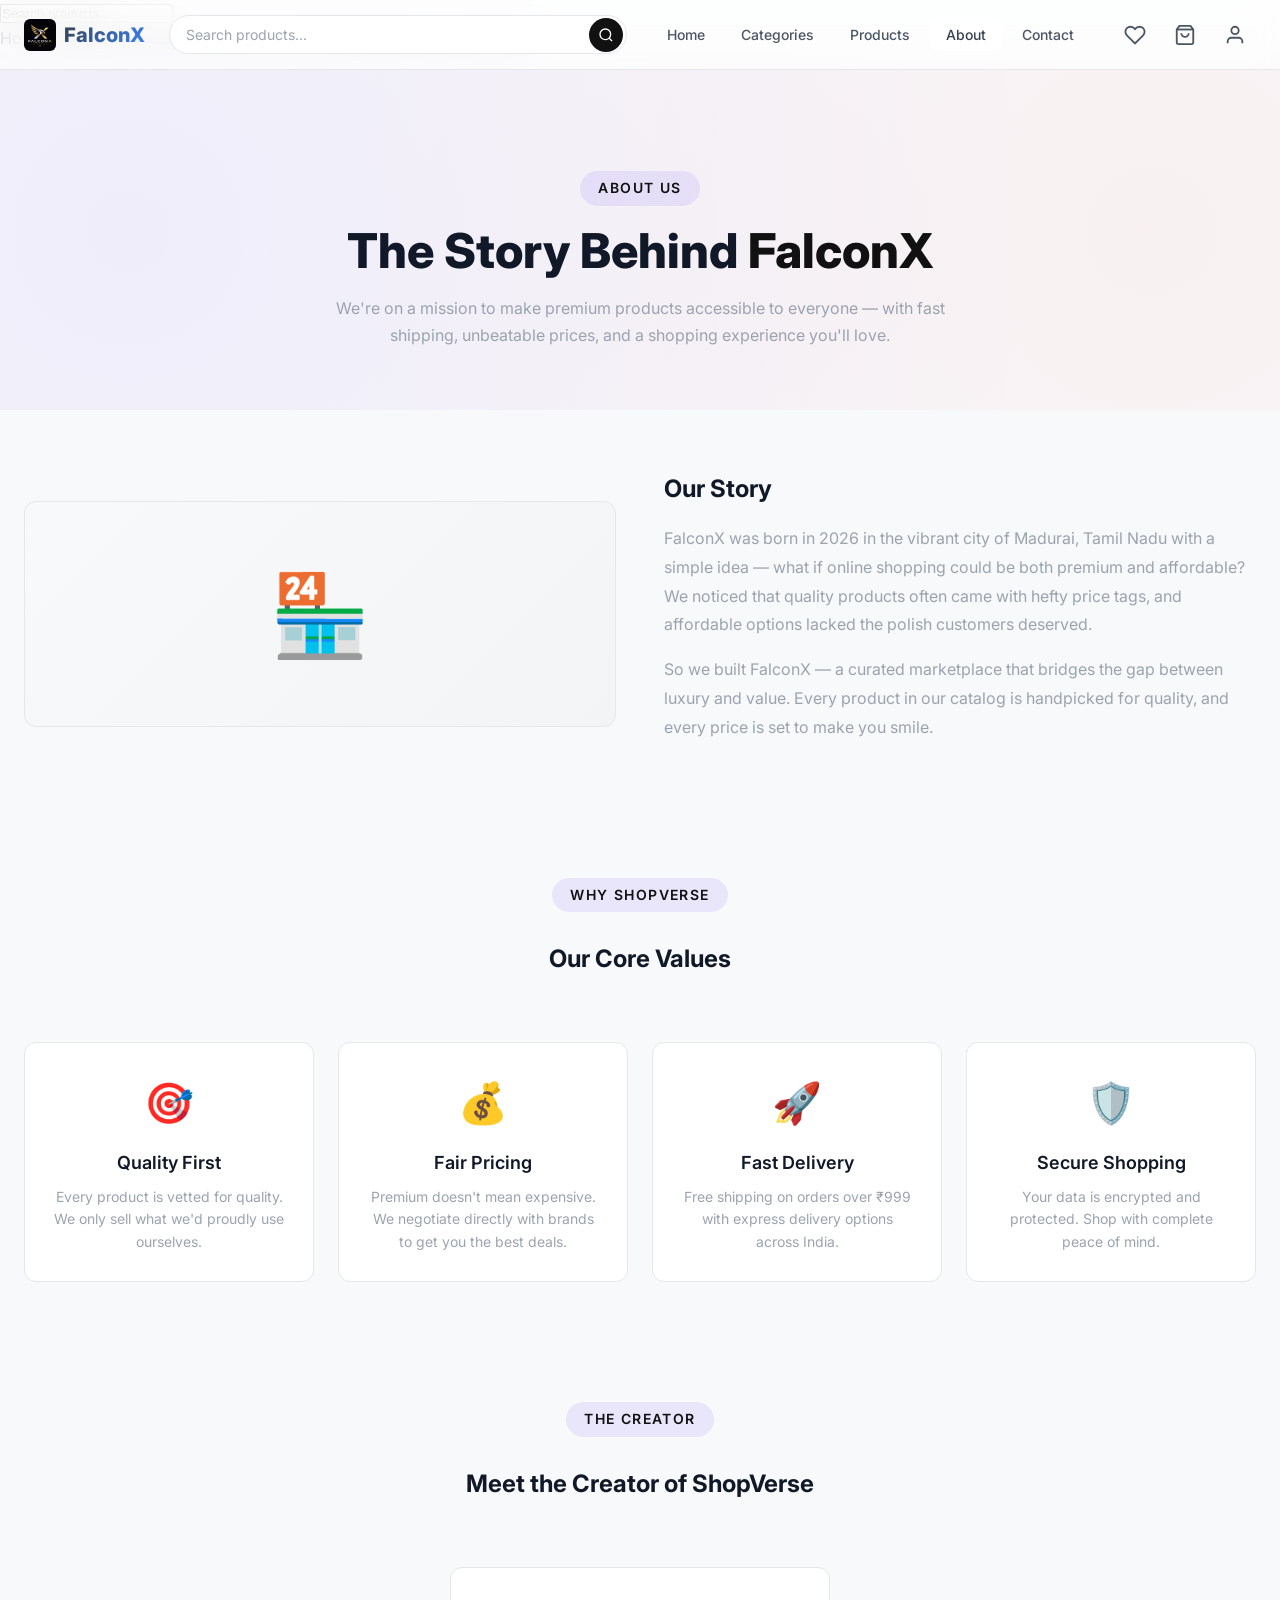
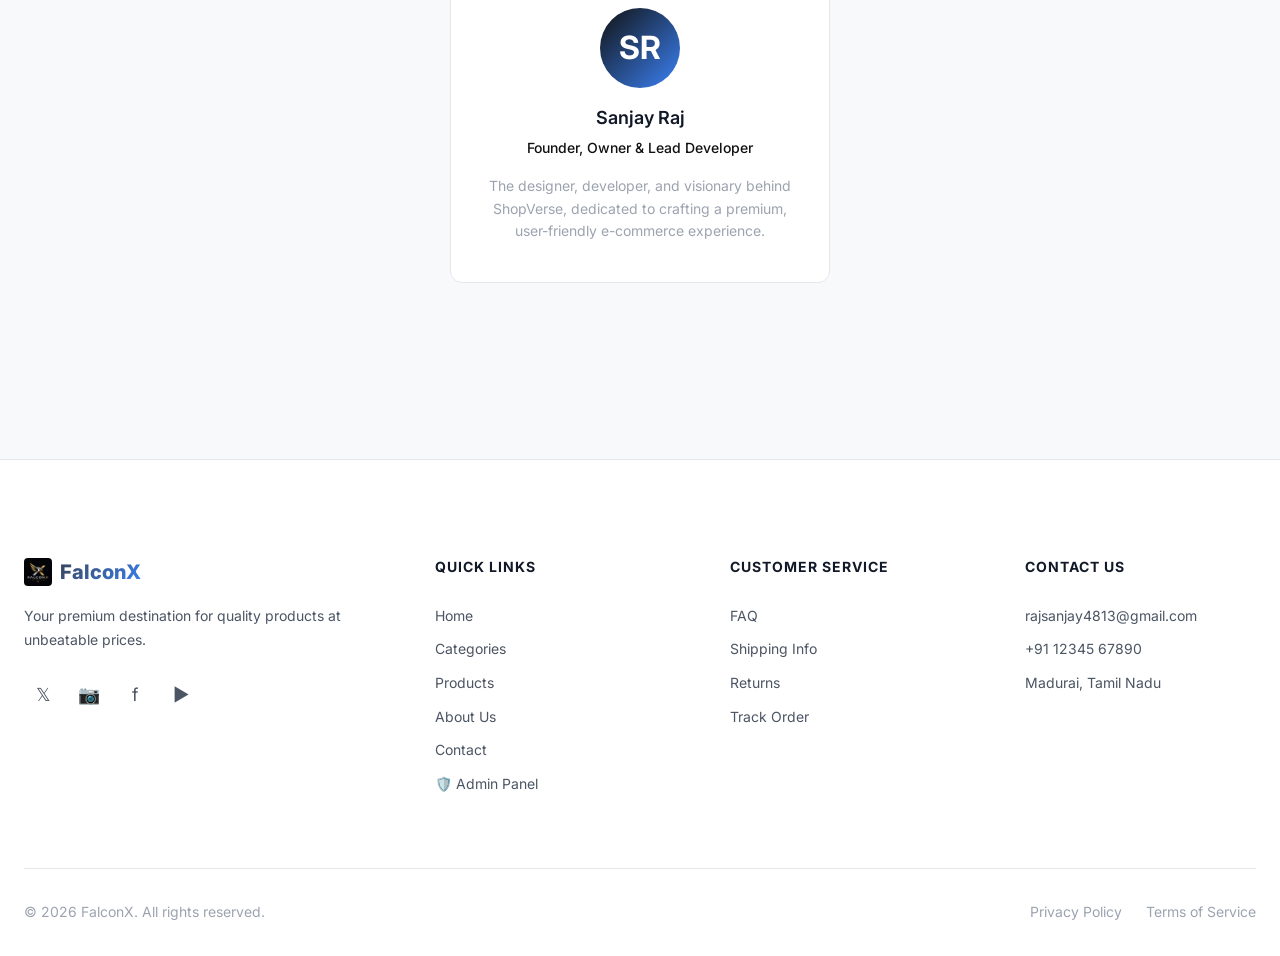
<file: about.html>
<!DOCTYPE html>
<html lang="en">
<head>
  <meta charset="UTF-8">
  <meta name="viewport" content="width=device-width, initial-scale=1.0">
  <title>About Us — FalconX</title>
  <meta name="description" content="Learn about ShopVerse — our mission, values, and the team behind your favorite online store.">
  <link rel="stylesheet" href="css/global.css">
  <link rel="stylesheet" href="css/about.css">
</head>
<body>

  <!-- Loading Screen -->
  <div class="loading-screen" id="loadingScreen">
    <div class="loader"></div>
  </div>

  <!-- Navbar -->
  <nav class="navbar" id="navbar">
    <div class="nav-container">
      <a href="index.html" class="nav-logo" style="display: flex; align-items: center; gap: 8px;">
        <img src="images/logo.jpg" alt="FalconX Logo" class="logo-img" style="height: 32px; width: 32px; object-fit: cover; border-radius: 6px;">
        <span class="logo-text"><span>FalconX</span></span>
      </a>
      <div class="nav-search">
        <input type="text" placeholder="Search products...">
        <button class="nav-search-btn"><svg viewBox="0 0 24 24" fill="none" stroke="currentColor" stroke-width="2"><circle cx="11" cy="11" r="8"></circle><line x1="21" y1="21" x2="16.65" y2="16.65"></line></svg></button>
      </div>
      <ul class="nav-links">
        <li><a href="index.html">Home</a></li>
        <li><a href="categories.html">Categories</a></li>
        <li><a href="products.html">Products</a></li>
        <li><a href="about.html" class="active">About</a></li>
        <li><a href="contact.html">Contact</a></li>
      </ul>
      <div class="nav-actions">
        <a href="wishlist.html" class="nav-icon" id="navWishlist">
          <svg viewBox="0 0 24 24" fill="none" stroke="currentColor" stroke-width="2"><path d="M20.84 4.61a5.5 5.5 0 0 0-7.78 0L12 5.67l-1.06-1.06a5.5 5.5 0 0 0-7.78 7.78l1.06 1.06L12 21.23l7.78-7.78 1.06-1.06a5.5 5.5 0 0 0 0-7.78z"></path></svg>
          <span class="nav-badge hidden" id="wishlistBadge">0</span>
        </a>
        <a href="cart.html" class="nav-icon" id="navCart">
          <svg viewBox="0 0 24 24" fill="none" stroke="currentColor" stroke-width="2"><path d="M6 2L3 6v14a2 2 0 0 0 2 2h14a2 2 0 0 0 2-2V6l-3-4z"></path><line x1="3" y1="6" x2="21" y2="6"></line><path d="M16 10a4 4 0 0 1-8 0"></path></svg>
          <span class="nav-badge hidden" id="cartBadge">0</span>
        </a>
        <a href="login.html" class="nav-icon" id="navUser">
          <svg viewBox="0 0 24 24" fill="none" stroke="currentColor" stroke-width="2"><path d="M20 21v-2a4 4 0 0 0-4-4H8a4 4 0 0 0-4 4v2"></path><circle cx="12" cy="7" r="4"></circle></svg>
        </a>
      </div>
      <button class="hamburger" id="hamburger"><span></span><span></span><span></span></button>
    </div>
  </nav>

  <!-- Mobile Menu -->
  <div class="menu-overlay" id="menuOverlay"></div>
  <div class="mobile-menu" id="mobileMenu">
    <div class="mobile-search"><input type="text" placeholder="Search products..."></div>
    <div class="mobile-menu-links">
      <a href="index.html">Home</a>
      <a href="categories.html">Categories</a>
      <a href="products.html">Products</a>
      <a href="cart.html">Cart</a>
      <a href="wishlist.html">Wishlist</a>
      <a href="about.html">About</a>
      <a href="contact.html">Contact</a>
      <a href="login.html">Login / Signup</a>
    </div>
  </div>

  <!-- MAIN CONTENT -->
  <main>
    <!-- Hero -->
    <section class="about-hero">
      <div class="container">
        <div class="about-badge">About Us</div>
        <h1 id="aboutTitle">The Story Behind <span>FalconX</span></h1>
        <p class="about-hero-desc" id="aboutSubtitle">We're on a mission to make premium products accessible to everyone — with fast shipping, unbeatable prices, and a shopping experience you'll love.</p>
      </div>
    </section>

    <!-- Our Story -->
    <section class="about-section">
      <div class="container">
        <div class="about-grid">
          <div class="about-image-box">🏪</div>
          <div class="about-text">
            <h2>Our Story</h2>
            <p id="aboutStory">FalconX was born in 2026 in the vibrant city of Madurai, Tamil Nadu with a simple idea — what if online shopping could be both premium and affordable? We noticed that quality products often came with hefty price tags, and affordable options lacked the polish customers deserved.</p>
            <p>So we built FalconX — a curated marketplace that bridges the gap between luxury and value. Every product in our catalog is handpicked for quality, and every price is set to make you smile.</p>
          </div>
        </div>
      </div>
    </section>

    <!-- Our Values -->
    <section class="about-section">
      <div class="container">
        <div class="section-header" style="text-align:center;">
          <span class="section-tag" style="display:inline-block;padding:6px 18px;border-radius:50px;background:rgba(124,92,252,0.12);color:var(--primary);font-size:var(--fs-sm);font-weight:600;text-transform:uppercase;letter-spacing:0.1em;">Why ShopVerse</span>
          <h2 style="font-size:var(--fs-2xl);font-weight:700;margin-top:12px;color:var(--text-primary);">Our Core Values</h2>
        </div>
        <div class="values-grid" id="valuesGrid">
          <div class="value-card">
            <div class="value-icon">🎯</div>
            <h3>Quality First</h3>
            <p>Every product is vetted for quality. We only sell what we'd proudly use ourselves.</p>
          </div>
          <div class="value-card">
            <div class="value-icon">💰</div>
            <h3>Fair Pricing</h3>
            <p>Premium doesn't mean expensive. We negotiate directly with brands to get you the best deals.</p>
          </div>
          <div class="value-card">
            <div class="value-icon">🚀</div>
            <h3>Fast Delivery</h3>
            <p>Free shipping on orders over ₹999 with express delivery options across India.</p>
          </div>
          <div class="value-card">
            <div class="value-icon">🛡️</div>
            <h3>Secure Shopping</h3>
            <p>Your data is encrypted and protected. Shop with complete peace of mind.</p>
          </div>
        </div>
      </div>
    </section>

    <!-- Team -->
    <section class="about-section" style="padding-bottom:80px;">
      <div class="container">
        <div class="section-header" style="text-align:center;">
          <span class="section-tag" style="display:inline-block;padding:6px 18px;border-radius:50px;background:rgba(124,92,252,0.12);color:var(--primary);font-size:var(--fs-sm);font-weight:600;text-transform:uppercase;letter-spacing:0.1em;">The Creator</span>
          <h2 style="font-size:var(--fs-2xl);font-weight:700;margin-top:12px;color:var(--text-primary);">Meet the Creator of ShopVerse</h2>
        </div>
        <div class="team-grid" id="teamGrid" style="display: flex; justify-content: center;">
          <div class="team-card" style="max-width: 380px; width: 100%; padding: 40px var(--space-xl);">
            <div class="team-avatar">SR</div>
            <h3>Sanjay Raj</h3>
            <p class="team-role" style="margin-bottom: var(--space-md);">Founder, Owner & Lead Developer</p>
            <p class="team-bio" style="font-size: var(--fs-sm); color: var(--text-muted); line-height: 1.6; margin: 0;">
              The designer, developer, and visionary behind ShopVerse, dedicated to crafting a premium, user-friendly e-commerce experience.
            </p>
          </div>
        </div>
      </div>
    </section>
  </main>

  <!-- Footer -->
  <footer class="footer">
    <div class="container">
      <div class="footer-grid">
        <div class="footer-brand">
          <a href="index.html" class="logo" style="display: flex; align-items: center; gap: 8px;">
            <img src="images/logo.jpg" alt="FalconX Logo" style="height: 28px; width: 28px; object-fit: cover; border-radius: 4px;">
            <span>FalconX</span>
          </a>
          <p>Your premium destination for quality products at unbeatable prices.</p>
          <div class="footer-socials">
            <a href="#">𝕏</a><a href="#">📷</a><a href="#">f</a><a href="#">▶</a>
          </div>
        </div>
        <div class="footer-col">
          <h4>Quick Links</h4>
          <ul>
            <li><a href="index.html">Home</a></li>
            <li><a href="categories.html">Categories</a></li>
            <li><a href="products.html">Products</a></li>
            <li><a href="about.html">About Us</a></li>
            <li><a href="contact.html">Contact</a></li>
            <li><a href="admin/login.html">🛡️ Admin Panel</a></li>
          </ul>
        </div>
        <div class="footer-col">
          <h4>Customer Service</h4>
          <ul>
            <li><a href="#">FAQ</a></li>
            <li><a href="#">Shipping Info</a></li>
            <li><a href="#">Returns</a></li>
            <li><a href="#">Track Order</a></li>
          </ul>
        </div>
        <div class="footer-col">
          <h4>Contact Us</h4>
          <ul>
            <li><a href="mailto:rajsanjay4813@gmail.com">rajsanjay4813@gmail.com</a></li>
            <li><a href="tel:+911234567890">+91 12345 67890</a></li>
            <li><a href="#">Madurai, Tamil Nadu</a></li>
          </ul>
        </div>
      </div>
      <div class="footer-bottom">
        <p>&copy; 2026 FalconX. All rights reserved.</p>
        <div class="footer-bottom-links">
          <a href="#">Privacy Policy</a>
          <a href="#">Terms of Service</a>
        </div>
      </div>
    </div>
  </footer>

  <div class="toast-container" id="toastContainer"></div>
  <script src="js/global.js"></script>
  <script>
    // Load admin-edited About content from Local Storage
    var aboutData = JSON.parse(localStorage.getItem('shopverse_siteAbout'));
    if (aboutData) {
      if (aboutData.title) document.getElementById('aboutTitle').innerHTML = aboutData.title;
      if (aboutData.subtitle) document.getElementById('aboutSubtitle').textContent = aboutData.subtitle;
      if (aboutData.story) document.getElementById('aboutStory').textContent = aboutData.story;
    }
  </script>
</body>
</html>
</file>
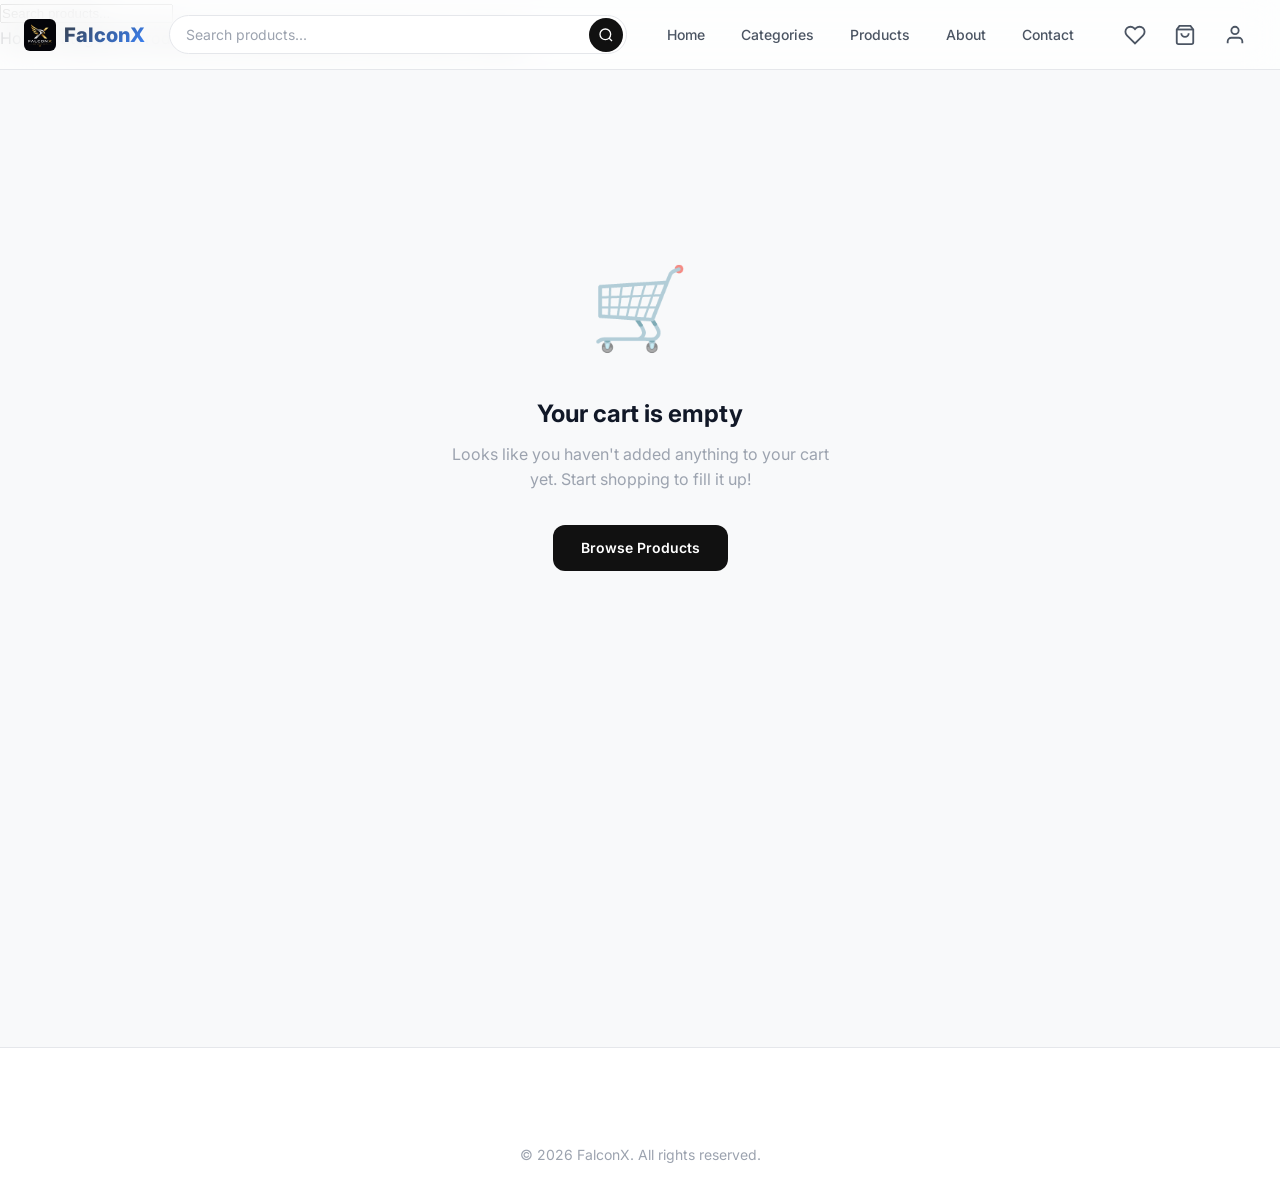
<file: cart.html>
<!DOCTYPE html>
<!--
  CART PAGE
  =========
  This page shows all items the user has added to their cart.
  Users can:
  - Change quantity (+ / -)
  - Remove items
  - See the total price
  - Proceed to checkout
-->
<html lang="en">
<head>
  <meta charset="UTF-8">
  <meta name="viewport" content="width=device-width, initial-scale=1.0">
  <title>Cart — FalconX</title>
  <meta name="description" content="Review your shopping cart and proceed to checkout on FalconX.">

  <!-- CSS Files -->
  <link rel="stylesheet" href="css/global.css">
  <link rel="stylesheet" href="css/cart.css">
</head>
<body>

  <!-- Loading Screen -->
  <div class="loading-screen" id="loadingScreen">
    <div class="loader"></div>
  </div>

  <!-- Navbar -->
  <nav class="navbar" id="navbar">
    <div class="nav-container">
      <a href="index.html" class="nav-logo" style="display: flex; align-items: center; gap: 8px;">
        <img src="images/logo.jpg" alt="FalconX Logo" class="logo-img" style="height: 32px; width: 32px; object-fit: cover; border-radius: 6px;">
        <span class="logo-text"><span>FalconX</span></span>
      </a>

      <div class="nav-search">
        <input type="text" id="navbarSearchInput" placeholder="Search products...">
        <button class="nav-search-btn" id="navbarSearchBtn">
          <svg viewBox="0 0 24 24" fill="none" stroke="currentColor" stroke-width="2"><circle cx="11" cy="11" r="8"></circle><line x1="21" y1="21" x2="16.65" y2="16.65"></line></svg>
        </button>
      </div>

      <ul class="nav-links">
        <li><a href="index.html">Home</a></li>
        <li><a href="categories.html">Categories</a></li>
        <li><a href="products.html">Products</a></li>
        <li><a href="about.html">About</a></li>
        <li><a href="contact.html">Contact</a></li>
      </ul>

      <div class="nav-actions">
        <a href="wishlist.html" class="nav-icon" id="navWishlist">
          <svg viewBox="0 0 24 24" fill="none" stroke="currentColor" stroke-width="2"><path d="M20.84 4.61a5.5 5.5 0 0 0-7.78 0L12 5.67l-1.06-1.06a5.5 5.5 0 0 0-7.78 7.78l1.06 1.06L12 21.23l7.78-7.78 1.06-1.06a5.5 5.5 0 0 0 0-7.78z"></path></svg>
          <span class="nav-badge hidden" id="wishlistBadge">0</span>
        </a>
        <a href="cart.html" class="nav-icon" id="navCart">
          <svg viewBox="0 0 24 24" fill="none" stroke="currentColor" stroke-width="2"><path d="M6 2L3 6v14a2 2 0 0 0 2 2h14a2 2 0 0 0 2-2V6l-3-4z"></path><line x1="3" y1="6" x2="21" y2="6"></line><path d="M16 10a4 4 0 0 1-8 0"></path></svg>
          <span class="nav-badge hidden" id="cartBadge">0</span>
        </a>
        <a href="login.html" class="nav-icon" id="navUser">
          <svg viewBox="0 0 24 24" fill="none" stroke="currentColor" stroke-width="2"><path d="M20 21v-2a4 4 0 0 0-4-4H8a4 4 0 0 0-4 4v2"></path><circle cx="12" cy="7" r="4"></circle></svg>
        </a>
      </div>

      <button class="hamburger" id="hamburger"><span></span><span></span><span></span></button>
    </div>
  </nav>

  <!-- Mobile Menu -->
  <div class="menu-overlay" id="menuOverlay"></div>
  <div class="mobile-menu" id="mobileMenu">
    <div class="mobile-search">
      <input type="text" placeholder="Search products...">
    </div>
    <div class="mobile-menu-links">
      <a href="index.html">Home</a>
      <a href="categories.html">Categories</a>
      <a href="products.html">Products</a>
      <a href="cart.html">Cart</a>
      <a href="wishlist.html">Wishlist</a>
      <a href="about.html">About</a>
      <a href="contact.html">Contact</a>
      <a href="login.html">Login / Signup</a>
    </div>
  </div>


  <!-- MAIN CONTENT -->
  <main class="cart-page">
    <div class="container">
      
      <!--
        The cart layout has TWO sections:
        1. cart-items: the list of products
        2. order-summary: the price breakdown sidebar
        Both are injected via JavaScript.
      -->
      <div class="cart-layout" id="cartLayout">
        <!-- Dynamically filled by cart.js -->
      </div>

    </div>
  </main>


  <!-- FOOTER -->
  <footer class="footer">
    <div class="container text-center" style="text-align: center; color: var(--text-muted); font-size: var(--fs-sm);">
      <p>&copy; 2026 FalconX. All rights reserved.</p>
    </div>
  </footer>

  <div class="toast-container" id="toastContainer"></div>

  <script src="js/global.js"></script>
  <script src="js/cart.js"></script>
</body>
</html>
</file>
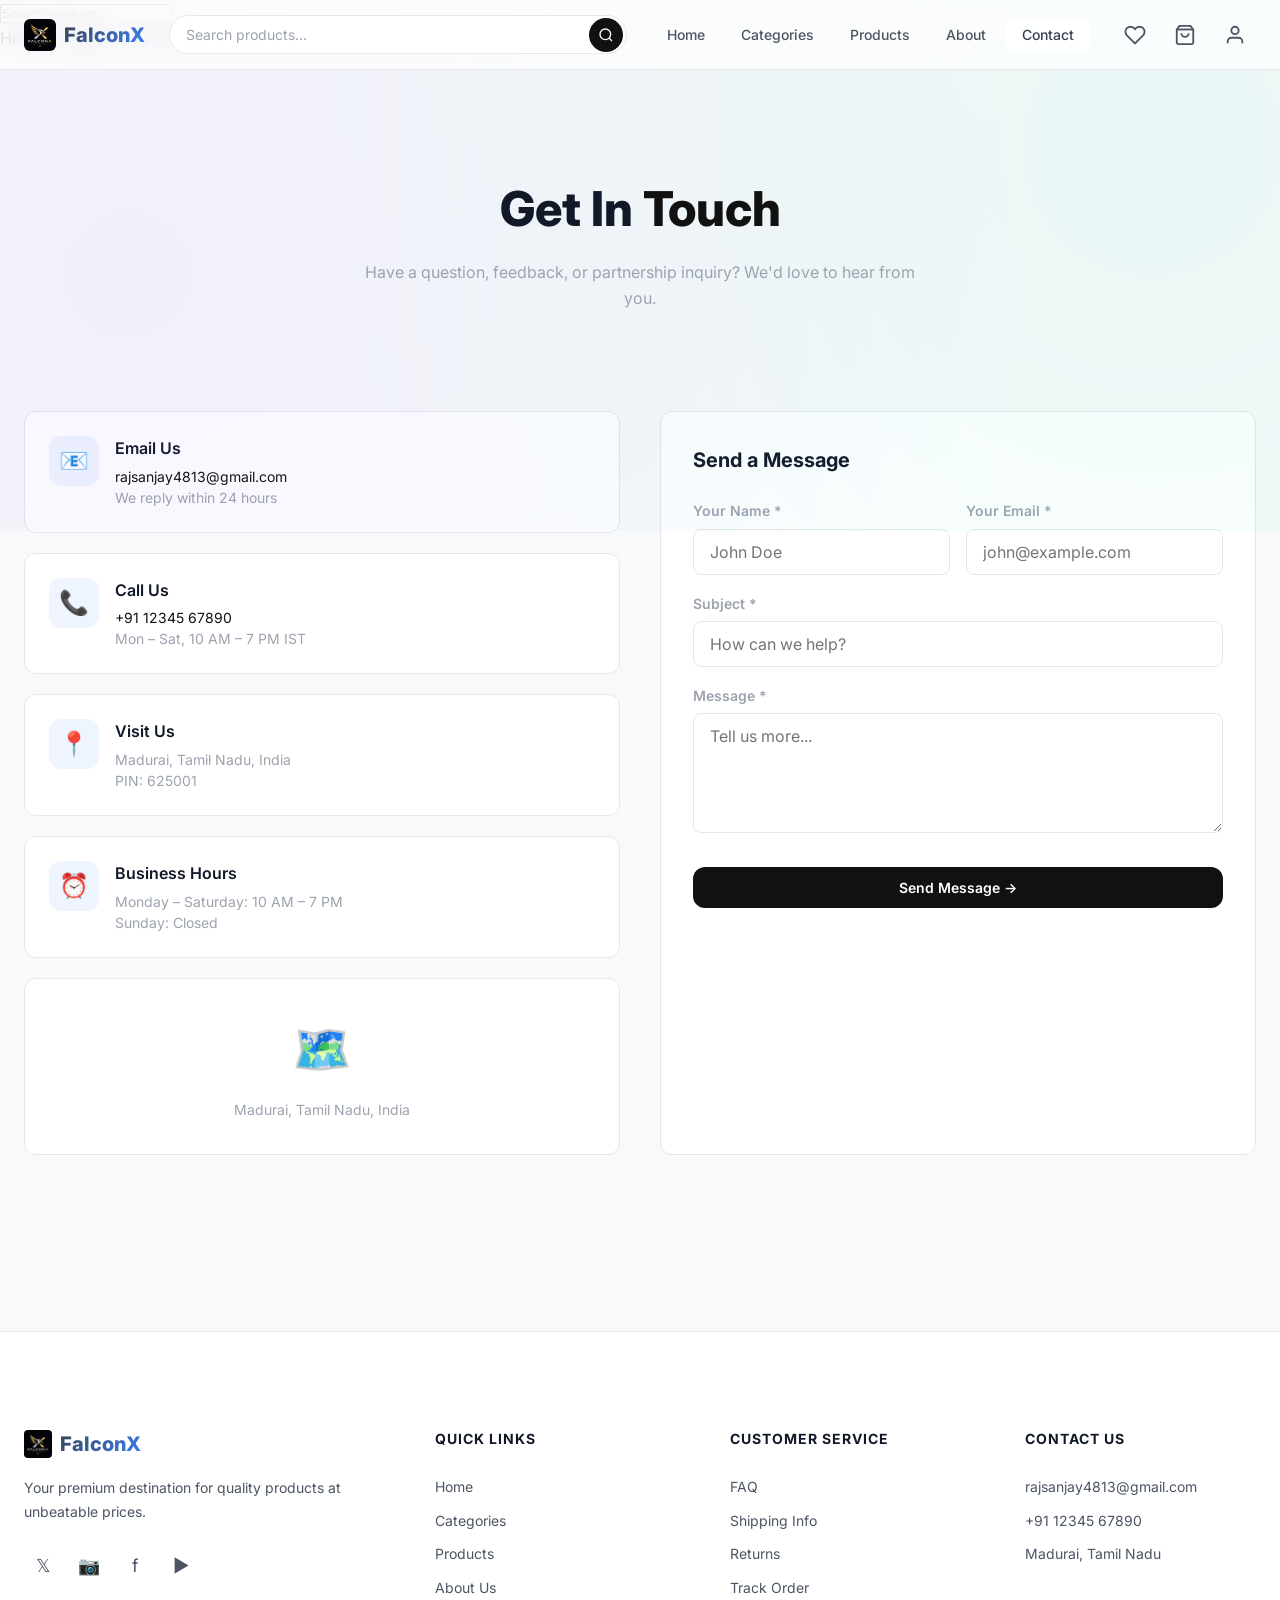
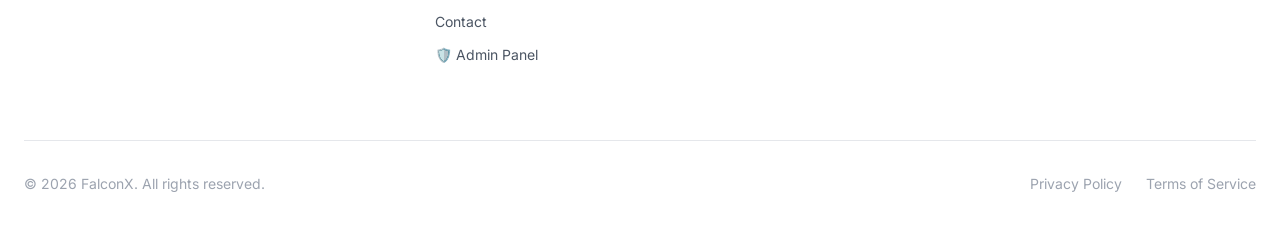
<file: contact.html>
<!DOCTYPE html>
<html lang="en">
<head>
  <meta charset="UTF-8">
  <meta name="viewport" content="width=device-width, initial-scale=1.0">
  <title>Contact Us — FalconX</title>
  <meta name="description" content="Get in touch with FalconX. We'd love to hear from you — questions, feedback, or partnerships.">
  <link rel="stylesheet" href="css/global.css">
  <link rel="stylesheet" href="css/contact.css">
</head>
<body>

  <!-- Loading Screen -->
  <div class="loading-screen" id="loadingScreen">
    <div class="loader"></div>
  </div>

  <!-- Navbar -->
  <nav class="navbar" id="navbar">
    <div class="nav-container">
      <a href="index.html" class="nav-logo" style="display: flex; align-items: center; gap: 8px;">
        <img src="images/logo.jpg" alt="FalconX Logo" class="logo-img" style="height: 32px; width: 32px; object-fit: cover; border-radius: 6px;">
        <span class="logo-text"><span>FalconX</span></span>
      </a>
      <div class="nav-search">
        <input type="text" placeholder="Search products...">
        <button class="nav-search-btn"><svg viewBox="0 0 24 24" fill="none" stroke="currentColor" stroke-width="2"><circle cx="11" cy="11" r="8"></circle><line x1="21" y1="21" x2="16.65" y2="16.65"></line></svg></button>
      </div>
      <ul class="nav-links">
        <li><a href="index.html">Home</a></li>
        <li><a href="categories.html">Categories</a></li>
        <li><a href="products.html">Products</a></li>
        <li><a href="about.html">About</a></li>
        <li><a href="contact.html" class="active">Contact</a></li>
      </ul>
      <div class="nav-actions">
        <a href="wishlist.html" class="nav-icon" id="navWishlist">
          <svg viewBox="0 0 24 24" fill="none" stroke="currentColor" stroke-width="2"><path d="M20.84 4.61a5.5 5.5 0 0 0-7.78 0L12 5.67l-1.06-1.06a5.5 5.5 0 0 0-7.78 7.78l1.06 1.06L12 21.23l7.78-7.78 1.06-1.06a5.5 5.5 0 0 0 0-7.78z"></path></svg>
          <span class="nav-badge hidden" id="wishlistBadge">0</span>
        </a>
        <a href="cart.html" class="nav-icon" id="navCart">
          <svg viewBox="0 0 24 24" fill="none" stroke="currentColor" stroke-width="2"><path d="M6 2L3 6v14a2 2 0 0 0 2 2h14a2 2 0 0 0 2-2V6l-3-4z"></path><line x1="3" y1="6" x2="21" y2="6"></line><path d="M16 10a4 4 0 0 1-8 0"></path></svg>
          <span class="nav-badge hidden" id="cartBadge">0</span>
        </a>
        <a href="login.html" class="nav-icon" id="navUser">
          <svg viewBox="0 0 24 24" fill="none" stroke="currentColor" stroke-width="2"><path d="M20 21v-2a4 4 0 0 0-4-4H8a4 4 0 0 0-4 4v2"></path><circle cx="12" cy="7" r="4"></circle></svg>
        </a>
      </div>
      <button class="hamburger" id="hamburger"><span></span><span></span><span></span></button>
    </div>
  </nav>

  <!-- Mobile Menu -->
  <div class="menu-overlay" id="menuOverlay"></div>
  <div class="mobile-menu" id="mobileMenu">
    <div class="mobile-search"><input type="text" placeholder="Search products..."></div>
    <div class="mobile-menu-links">
      <a href="index.html">Home</a>
      <a href="categories.html">Categories</a>
      <a href="products.html">Products</a>
      <a href="cart.html">Cart</a>
      <a href="wishlist.html">Wishlist</a>
      <a href="about.html">About</a>
      <a href="contact.html">Contact</a>
      <a href="login.html">Login / Signup</a>
    </div>
  </div>

  <!-- MAIN CONTENT -->
  <main>
    <!-- Hero -->
    <section class="contact-hero">
      <div class="container">
        <h1>Get In <span>Touch</span></h1>
        <p class="contact-hero-desc">Have a question, feedback, or partnership inquiry? We'd love to hear from you.</p>
      </div>
    </section>

    <!-- Contact Layout -->
    <section>
      <div class="container">
        <div class="contact-layout">

          <!-- Left: Info Cards -->
          <div>
            <div class="contact-info-list" id="contactInfoList">
              <div class="contact-info-card">
                <div class="contact-info-icon">📧</div>
                <div>
                  <h3>Email Us</h3>
                  <p><a href="mailto:rajsanjay4813@gmail.com" id="contactEmail">rajsanjay4813@gmail.com</a></p>
                  <p>We reply within 24 hours</p>
                </div>
              </div>

              <div class="contact-info-card">
                <div class="contact-info-icon">📞</div>
                <div>
                  <h3>Call Us</h3>
                  <p><a href="tel:+911234567890" id="contactPhone">+91 12345 67890</a></p>
                  <p>Mon – Sat, 10 AM – 7 PM IST</p>
                </div>
              </div>

              <div class="contact-info-card">
                <div class="contact-info-icon">📍</div>
                <div>
                  <h3>Visit Us</h3>
                  <p id="contactAddress">Madurai, Tamil Nadu, India</p>
                  <p>PIN: 625001</p>
                </div>
              </div>

              <div class="contact-info-card">
                <div class="contact-info-icon">⏰</div>
                <div>
                  <h3>Business Hours</h3>
                  <p>Monday – Saturday: 10 AM – 7 PM</p>
                  <p>Sunday: Closed</p>
                </div>
              </div>
            </div>

            <!-- Map placeholder -->
            <div class="contact-map">
              <div class="map-icon">🗺️</div>
              <p>Madurai, Tamil Nadu, India</p>
            </div>
          </div>

          <!-- Right: Contact Form -->
          <div class="contact-form-card">
            <h2>Send a Message</h2>
            <form class="contact-form" id="contactForm" action="https://formsubmit.co/rajsanjay4813@gmail.com" method="POST">
              <!-- Redirect back to this page after submission -->
              <input type="hidden" name="_next" id="formSubmitNext" value="">
              
              <div class="form-row">
                <div class="form-group">
                  <label for="contactName">Your Name *</label>
                  <input type="text" id="contactName" name="name" placeholder="John Doe" required>
                </div>
                <div class="form-group">
                  <label for="contactFormEmail">Your Email *</label>
                  <input type="email" id="contactFormEmail" name="email" placeholder="john@example.com" required>
                </div>
              </div>
              <div class="form-group">
                <label for="contactSubject">Subject *</label>
                <input type="text" id="contactSubject" name="_subject" placeholder="How can we help?">
              </div>
              <div class="form-group">
                <label for="contactMessage">Message *</label>
                <textarea id="contactMessage" name="message" placeholder="Tell us more..." required></textarea>
              </div>
              <button type="submit" class="btn btn-primary">Send Message →</button>
            </form>
          </div>

        </div>
      </div>
    </section>
  </main>

  <!-- Footer -->
  <footer class="footer">
    <div class="container">
      <div class="footer-grid">
        <div class="footer-brand">
          <a href="index.html" class="logo" style="display: flex; align-items: center; gap: 8px;">
            <img src="images/logo.jpg" alt="FalconX Logo" style="height: 28px; width: 28px; object-fit: cover; border-radius: 4px;">
            <span>FalconX</span>
          </a>
          <p>Your premium destination for quality products at unbeatable prices.</p>
          <div class="footer-socials">
            <a href="#">𝕏</a><a href="#">📷</a><a href="#">f</a><a href="#">▶</a>
          </div>
        </div>
        <div class="footer-col">
          <h4>Quick Links</h4>
          <ul>
            <li><a href="index.html">Home</a></li>
            <li><a href="categories.html">Categories</a></li>
            <li><a href="products.html">Products</a></li>
            <li><a href="about.html">About Us</a></li>
            <li><a href="contact.html">Contact</a></li>
            <li><a href="admin/login.html">🛡️ Admin Panel</a></li>
          </ul>
        </div>
        <div class="footer-col">
          <h4>Customer Service</h4>
          <ul>
            <li><a href="#">FAQ</a></li>
            <li><a href="#">Shipping Info</a></li>
            <li><a href="#">Returns</a></li>
            <li><a href="#">Track Order</a></li>
          </ul>
        </div>
        <div class="footer-col">
          <h4>Contact Us</h4>
          <ul>
            <li><a href="mailto:rajsanjay4813@gmail.com">rajsanjay4813@gmail.com</a></li>
            <li><a href="tel:+911234567890">+91 12345 67890</a></li>
            <li><a href="#">Madurai, Tamil Nadu</a></li>
          </ul>
        </div>
      </div>
      <div class="footer-bottom">
        <p>&copy; 2026 FalconX. All rights reserved.</p>
        <div class="footer-bottom-links">
          <a href="#">Privacy Policy</a>
          <a href="#">Terms of Service</a>
        </div>
      </div>
    </div>
  </footer>

  <div class="toast-container" id="toastContainer"></div>
  <script src="js/global.js"></script>
  <script>
    // Load admin-edited Contact content from Local Storage
    var contactData = JSON.parse(localStorage.getItem('shopverse_siteContact'));
    if (contactData) {
      if (contactData.email) {
        var emailEl = document.getElementById('contactEmail');
        if (emailEl) {
          emailEl.textContent = contactData.email;
          emailEl.href = 'mailto:' + contactData.email;
        }
      }
      if (contactData.phone) {
        var phoneEl = document.getElementById('contactPhone');
        if (phoneEl) {
          phoneEl.textContent = contactData.phone;
          phoneEl.href = 'tel:' + contactData.phone.replace(/\s+/g, '');
        }
      }
      if (contactData.address) {
        var addressEl = document.getElementById('contactAddress');
        if (addressEl) {
          addressEl.textContent = contactData.address;
        }
      }
    }

    // Set redirect URL dynamically
    var currentUrl = window.location.href.split('?')[0];
    document.getElementById('formSubmitNext').value = currentUrl + '?success=true';

    // Show success message if redirected back after form submission
    var urlParams = new URLSearchParams(window.location.search);
    if (urlParams.has('success')) {
      // Remove query parameter from URL so it doesn't reappear on page refresh
      window.history.replaceState({}, document.title, currentUrl);
      setTimeout(function() {
        showToast('Message sent successfully! Please check your email to verify.', 'success');
      }, 500);
    }

    // Contact form submit handler
    document.getElementById('contactForm').addEventListener('submit', function(e) {
      // 1. Get field values
      var name = document.getElementById('contactName').value.trim();
      var email = document.getElementById('contactFormEmail').value.trim();
      var subject = document.getElementById('contactSubject').value.trim();
      var message = document.getElementById('contactMessage').value.trim();
      var submitBtn = this.querySelector('button[type="submit"]');

      if (!name || !email || !message) {
        e.preventDefault();
        showToast('Please fill in all required fields', 'warning');
        return;
      }

      // 2. Save to Local Storage for admin panel
      var messages = JSON.parse(localStorage.getItem('shopverse_messages')) || [];
      messages.push({
        id: 'MSG-' + Date.now(),
        name: name,
        email: email,
        subject: subject || 'No Subject',
        message: message,
        date: new Date().toLocaleDateString('en-IN', { day: 'numeric', month: 'short', year: 'numeric' }),
        read: false
      });
      localStorage.setItem('shopverse_messages', JSON.stringify(messages));

      // 3. Check for Web3Forms Access Key & Store Email
      var contactSettings = JSON.parse(localStorage.getItem('shopverse_siteContact')) || {};
      var web3Key = (contactSettings.web3Key || '2fabea6c-ee09-4de0-bbc0-8c2e9d61a367').trim();
      var targetEmail = (contactSettings.email || 'rajsanjay4813@gmail.com').trim();

      // Simple regex to validate UUID structure (e.g. 8-4-4-4-12 characters)
      var uuidRegex = /^[0-9a-f]{8}-[0-9a-f]{4}-[0-9a-f]{4}-[0-9a-f]{4}-[0-9a-f]{12}$/i;
      var isDummyKey = web3Key.includes('abcd') || web3Key.includes('dummy') || web3Key === '12345678-abcd-1234-abcd-1234567890ab';
      var isValidFormat = uuidRegex.test(web3Key);

      if (web3Key && (isDummyKey || !isValidFormat)) {
        e.preventDefault();
        showToast('Invalid Access Key! Please get a real key for free at web3forms.com and paste it in Admin Settings.', 'error');
        return;
      }

      if (web3Key) {
        // Prevent standard form submit & redirect
        e.preventDefault();
        
        submitBtn.textContent = 'Sending...';
        submitBtn.disabled = true;

        fetch('https://api.web3forms.com/submit', {
          method: 'POST',
          headers: { 'Content-Type': 'application/json', 'Accept': 'application/json' },
          body: JSON.stringify({
            access_key: web3Key,
            name: name,
            email: email,
            subject: 'FalconX Contact: ' + (subject || 'New Message'),
            message: message
          })
        })
        .then(function(res) { return res.json(); })
        .then(function(data) {
          if (data.success) {
            showToast('Message sent to our email successfully!', 'success');
            document.getElementById('contactForm').reset();
          } else {
            showToast('Invalid Key! Please check your Web3Forms key in Admin Settings.', 'error');
          }
        })
        .catch(function(err) {
          showToast('Delivery failed. Message still saved in admin panel.', 'warning');
        })
        .finally(function() {
          submitBtn.textContent = 'Send Message →';
          submitBtn.disabled = false;
        });
      } else {
        // Fallback: Submit to FormSubmit.co AJAX using the Store Email
        e.preventDefault();

        submitBtn.textContent = 'Sending...';
        submitBtn.disabled = true;

        fetch('https://formsubmit.co/ajax/' + targetEmail, {
          method: 'POST',
          headers: { 'Content-Type': 'application/json', 'Accept': 'application/json' },
          body: JSON.stringify({
            name: name,
            email: email,
            _subject: 'FalconX Contact: ' + (subject || 'New Message'),
            message: message
          })
        })
        .then(function(res) { return res.json(); })
        .then(function(data) {
          if (data.success === 'true' || data.success === true) {
            showToast('Message sent successfully! (Check your inbox/spam to confirm email if first time)', 'success');
            document.getElementById('contactForm').reset();
          } else {
            showToast('Failed to send email: ' + (data.message || 'Unknown error'), 'error');
          }
        })
        .catch(function(err) {
          showToast('Delivery failed. Message still saved in admin panel.', 'warning');
        })
        .finally(function() {
          submitBtn.textContent = 'Send Message →';
          submitBtn.disabled = false;
        });
      }
    });
  </script>
</body>
</html>
</file>
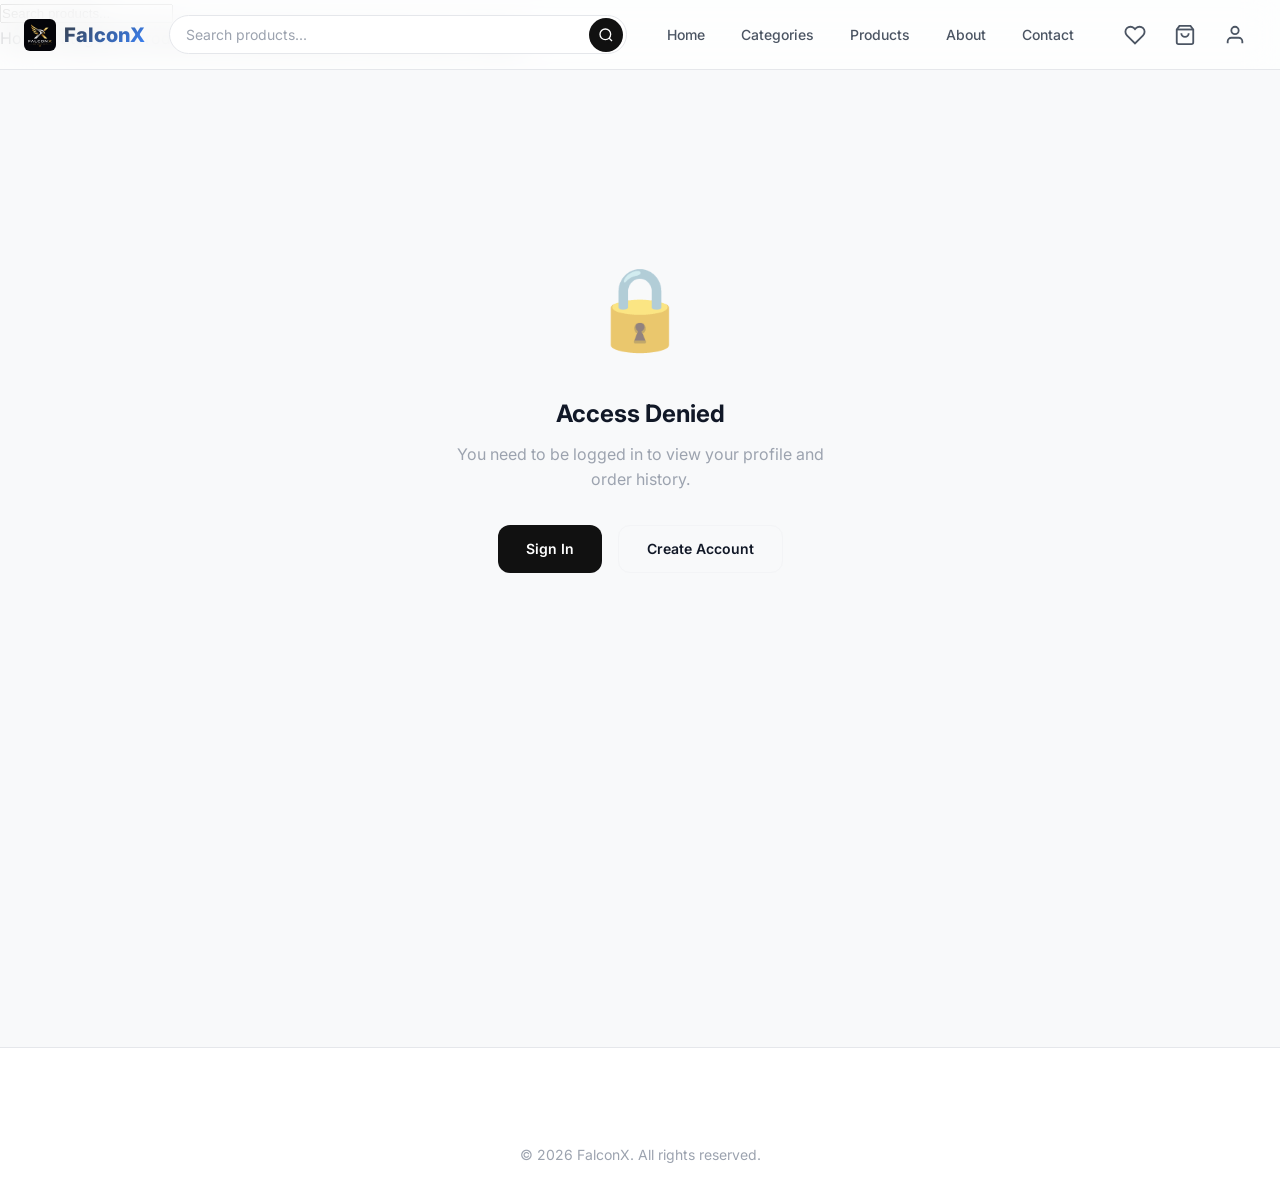
<file: profile.html>
<!DOCTYPE html>
<!--
  PROFILE PAGE
  ============
  This page shows the logged-in user's account info
  and their order history.
  
  If the user is NOT logged in, it shows a message
  asking them to log in first.
  
  LEFT COLUMN: User avatar, name, email, join date, logout
  RIGHT COLUMN: Order history cards
-->
<html lang="en">
<head>
  <meta charset="UTF-8">
  <meta name="viewport" content="width=device-width, initial-scale=1.0">
  <title>My Profile — FalconX</title>
  <meta name="description" content="Manage your FalconX account, view order history, and update your profile.">

  <!-- CSS Files -->
  <link rel="stylesheet" href="css/global.css">
  <link rel="stylesheet" href="css/profile.css">
</head>
<body>

  <!-- Loading Screen -->
  <div class="loading-screen" id="loadingScreen">
    <div class="loader"></div>
  </div>

  <!-- Navbar -->
  <nav class="navbar" id="navbar">
    <div class="nav-container">
      <a href="index.html" class="nav-logo" style="display: flex; align-items: center; gap: 8px;">
        <img src="images/logo.jpg" alt="FalconX Logo" class="logo-img" style="height: 32px; width: 32px; object-fit: cover; border-radius: 6px;">
        <span class="logo-text"><span>FalconX</span></span>
      </a>

      <div class="nav-search">
        <input type="text" id="navbarSearchInput" placeholder="Search products...">
        <button class="nav-search-btn" id="navbarSearchBtn">
          <svg viewBox="0 0 24 24" fill="none" stroke="currentColor" stroke-width="2"><circle cx="11" cy="11" r="8"></circle><line x1="21" y1="21" x2="16.65" y2="16.65"></line></svg>
        </button>
      </div>

      <ul class="nav-links">
        <li><a href="index.html">Home</a></li>
        <li><a href="categories.html">Categories</a></li>
        <li><a href="products.html">Products</a></li>
        <li><a href="about.html">About</a></li>
        <li><a href="contact.html">Contact</a></li>
      </ul>

      <div class="nav-actions">
        <a href="wishlist.html" class="nav-icon" id="navWishlist">
          <svg viewBox="0 0 24 24" fill="none" stroke="currentColor" stroke-width="2"><path d="M20.84 4.61a5.5 5.5 0 0 0-7.78 0L12 5.67l-1.06-1.06a5.5 5.5 0 0 0-7.78 7.78l1.06 1.06L12 21.23l7.78-7.78 1.06-1.06a5.5 5.5 0 0 0 0-7.78z"></path></svg>
          <span class="nav-badge hidden" id="wishlistBadge">0</span>
        </a>
        <a href="cart.html" class="nav-icon" id="navCart">
          <svg viewBox="0 0 24 24" fill="none" stroke="currentColor" stroke-width="2"><path d="M6 2L3 6v14a2 2 0 0 0 2 2h14a2 2 0 0 0 2-2V6l-3-4z"></path><line x1="3" y1="6" x2="21" y2="6"></line><path d="M16 10a4 4 0 0 1-8 0"></path></svg>
          <span class="nav-badge hidden" id="cartBadge">0</span>
        </a>
        <a href="login.html" class="nav-icon" id="navUser">
          <svg viewBox="0 0 24 24" fill="none" stroke="currentColor" stroke-width="2"><path d="M20 21v-2a4 4 0 0 0-4-4H8a4 4 0 0 0-4 4v2"></path><circle cx="12" cy="7" r="4"></circle></svg>
        </a>
      </div>

      <button class="hamburger" id="hamburger"><span></span><span></span><span></span></button>
    </div>
  </nav>

  <!-- Mobile Menu -->
  <div class="menu-overlay" id="menuOverlay"></div>
  <div class="mobile-menu" id="mobileMenu">
    <div class="mobile-search">
      <input type="text" placeholder="Search products...">
    </div>
    <div class="mobile-menu-links">
      <a href="index.html">Home</a>
      <a href="categories.html">Categories</a>
      <a href="products.html">Products</a>
      <a href="cart.html">Cart</a>
      <a href="wishlist.html">Wishlist</a>
      <a href="about.html">About</a>
      <a href="contact.html">Contact</a>
      <a href="login.html">Login / Signup</a>
    </div>
  </div>


  <!-- MAIN CONTENT -->
  <main class="profile-page">
    <div class="container" id="profileContainer">
      <!-- Entire profile content injected by profile.js -->
      <!-- If logged in: shows profile layout -->
      <!-- If NOT logged in: shows login prompt -->
    </div>
  </main>


  <!-- FOOTER -->
  <footer class="footer">
    <div class="container text-center" style="text-align: center; color: var(--text-muted); font-size: var(--fs-sm);">
      <p>&copy; 2026 FalconX. All rights reserved.</p>
    </div>
  </footer>

  <div class="toast-container" id="toastContainer"></div>

  <script src="js/global.js"></script>
  <script src="js/profile.js"></script>
</body>
</html>
</file>
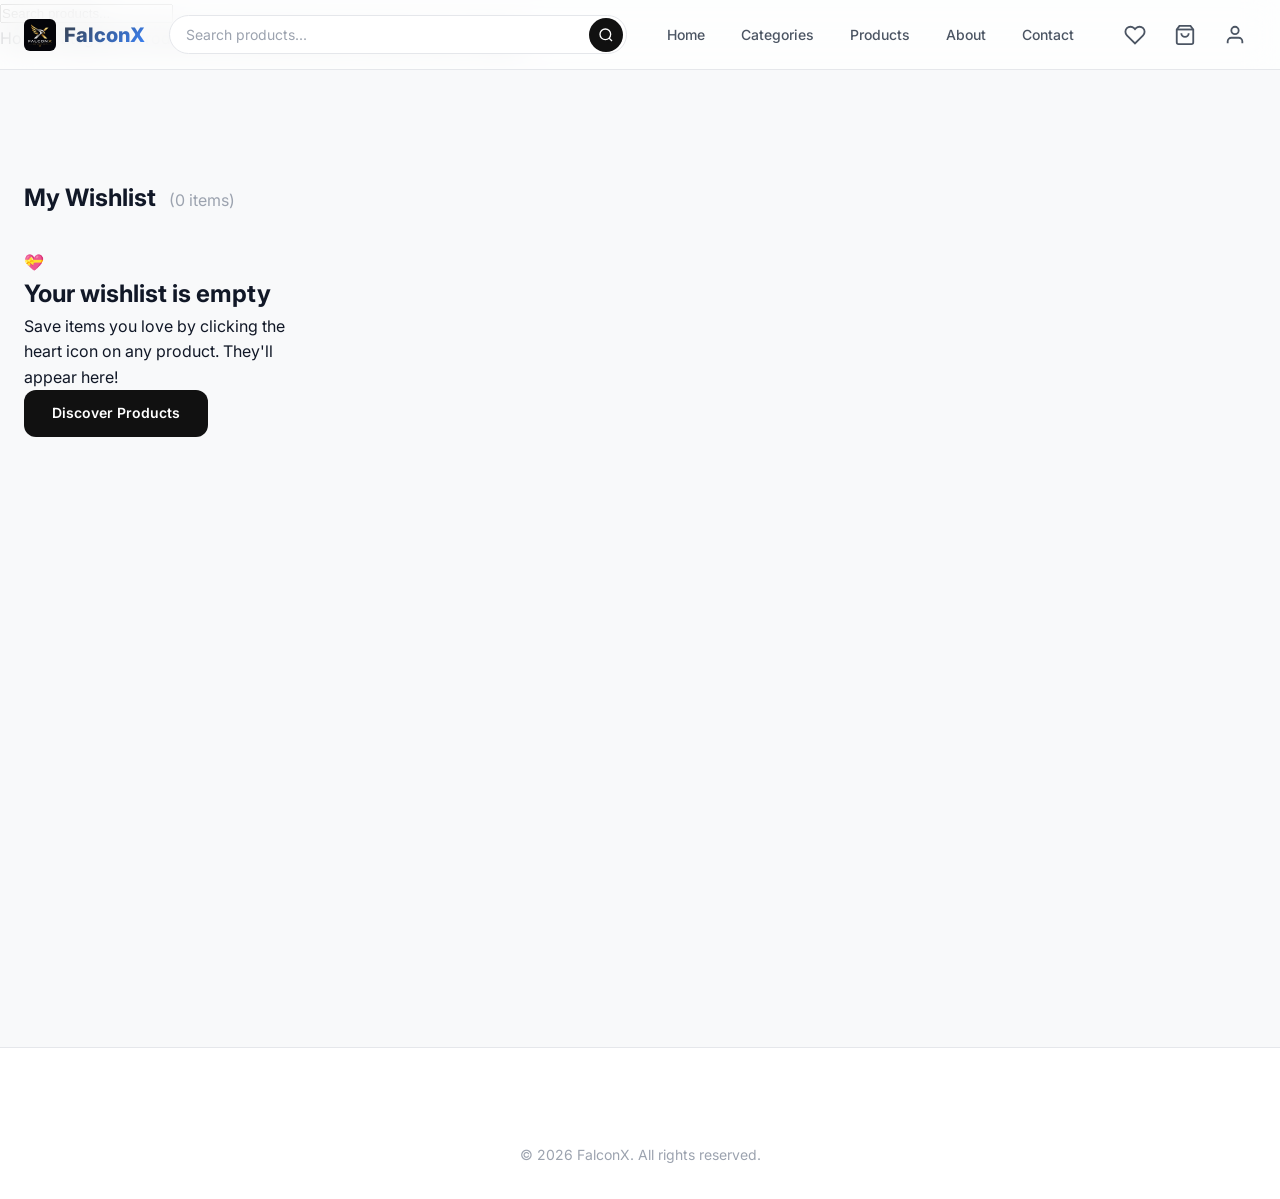
<file: wishlist.html>
<!DOCTYPE html>
<!--
  WISHLIST PAGE
  =============
  This page shows all products the user has saved 
  ("hearted") for later. Users can:
  - View saved items in a grid
  - Move items to cart
  - Remove items from wishlist
  - Clear the entire wishlist
-->
<html lang="en">
<head>
  <meta charset="UTF-8">
  <meta name="viewport" content="width=device-width, initial-scale=1.0">
  <title>Wishlist — FalconX</title>
  <meta name="description" content="View your saved items and move them to cart on FalconX.">

  <!-- CSS Files -->
  <link rel="stylesheet" href="css/global.css">
  <link rel="stylesheet" href="css/wishlist.css">
</head>
<body>

  <!-- Loading Screen -->
  <div class="loading-screen" id="loadingScreen">
    <div class="loader"></div>
  </div>

  <!-- Navbar -->
  <nav class="navbar" id="navbar">
    <div class="nav-container">
      <a href="index.html" class="nav-logo" style="display: flex; align-items: center; gap: 8px;">
        <img src="images/logo.jpg" alt="FalconX Logo" class="logo-img" style="height: 32px; width: 32px; object-fit: cover; border-radius: 6px;">
        <span class="logo-text"><span>FalconX</span></span>
      </a>

      <div class="nav-search">
        <input type="text" id="navbarSearchInput" placeholder="Search products...">
        <button class="nav-search-btn" id="navbarSearchBtn">
          <svg viewBox="0 0 24 24" fill="none" stroke="currentColor" stroke-width="2"><circle cx="11" cy="11" r="8"></circle><line x1="21" y1="21" x2="16.65" y2="16.65"></line></svg>
        </button>
      </div>

      <ul class="nav-links">
        <li><a href="index.html">Home</a></li>
        <li><a href="categories.html">Categories</a></li>
        <li><a href="products.html">Products</a></li>
        <li><a href="about.html">About</a></li>
        <li><a href="contact.html">Contact</a></li>
      </ul>

      <div class="nav-actions">
        <a href="wishlist.html" class="nav-icon" id="navWishlist">
          <svg viewBox="0 0 24 24" fill="none" stroke="currentColor" stroke-width="2"><path d="M20.84 4.61a5.5 5.5 0 0 0-7.78 0L12 5.67l-1.06-1.06a5.5 5.5 0 0 0-7.78 7.78l1.06 1.06L12 21.23l7.78-7.78 1.06-1.06a5.5 5.5 0 0 0 0-7.78z"></path></svg>
          <span class="nav-badge hidden" id="wishlistBadge">0</span>
        </a>
        <a href="cart.html" class="nav-icon" id="navCart">
          <svg viewBox="0 0 24 24" fill="none" stroke="currentColor" stroke-width="2"><path d="M6 2L3 6v14a2 2 0 0 0 2 2h14a2 2 0 0 0 2-2V6l-3-4z"></path><line x1="3" y1="6" x2="21" y2="6"></line><path d="M16 10a4 4 0 0 1-8 0"></path></svg>
          <span class="nav-badge hidden" id="cartBadge">0</span>
        </a>
        <a href="login.html" class="nav-icon" id="navUser">
          <svg viewBox="0 0 24 24" fill="none" stroke="currentColor" stroke-width="2"><path d="M20 21v-2a4 4 0 0 0-4-4H8a4 4 0 0 0-4 4v2"></path><circle cx="12" cy="7" r="4"></circle></svg>
        </a>
      </div>

      <button class="hamburger" id="hamburger"><span></span><span></span><span></span></button>
    </div>
  </nav>

  <!-- Mobile Menu -->
  <div class="menu-overlay" id="menuOverlay"></div>
  <div class="mobile-menu" id="mobileMenu">
    <div class="mobile-search">
      <input type="text" placeholder="Search products...">
    </div>
    <div class="mobile-menu-links">
      <a href="index.html">Home</a>
      <a href="categories.html">Categories</a>
      <a href="products.html">Products</a>
      <a href="cart.html">Cart</a>
      <a href="wishlist.html">Wishlist</a>
      <a href="about.html">About</a>
      <a href="contact.html">Contact</a>
      <a href="login.html">Login / Signup</a>
    </div>
  </div>


  <!-- MAIN CONTENT -->
  <main class="wishlist-page">
    <div class="container">

      <!--
        Wishlist Header: Title + Clear All button
        The item count and clear button only show when
        there are items in the wishlist.
      -->
      <div class="wishlist-header" id="wishlistHeader">
        <h1>My Wishlist <span id="wishlistCount">(0 items)</span></h1>
        <button class="wishlist-clear-btn" id="clearWishlistBtn">🗑️ Clear All</button>
      </div>

      <!--
        Wishlist Grid: Product cards are injected here by JS.
        If empty, an "empty state" message is shown instead.
      -->
      <div class="wishlist-grid" id="wishlistGrid">
        <!-- Dynamically filled by wishlist.js -->
      </div>

    </div>
  </main>


  <!-- FOOTER -->
  <footer class="footer">
    <div class="container text-center" style="text-align: center; color: var(--text-muted); font-size: var(--fs-sm);">
      <p>&copy; 2026 FalconX. All rights reserved.</p>
    </div>
  </footer>

  <div class="toast-container" id="toastContainer"></div>

  <script src="js/global.js"></script>
  <script src="js/wishlist.js"></script>
</body>
</html>
</file>
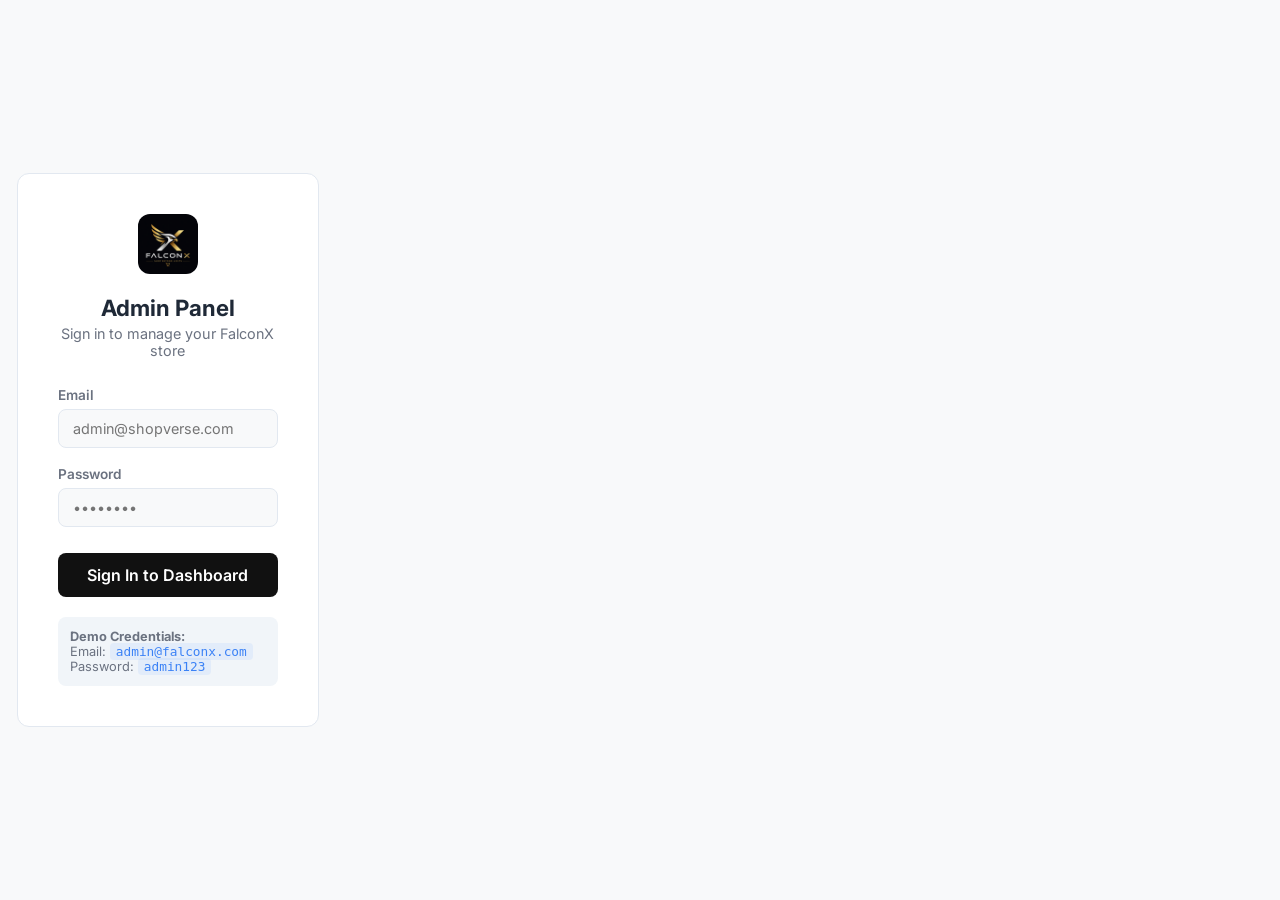
<file: admin/login.html>
<!DOCTYPE html>
<!--
  ADMIN LOGIN PAGE
  ================
  This is a separate login page for store administrators.
  Default credentials: admin@shopverse.com / admin123
  
  Once logged in, redirects to the admin dashboard.
-->
<html lang="en">
<head>
  <meta charset="UTF-8">
  <meta name="viewport" content="width=device-width, initial-scale=1.0">
  <title>Admin Login — FalconX</title>
  <link href="https://fonts.googleapis.com/css2?family=Inter:wght@400;500;600;700&display=swap" rel="stylesheet">
  <link rel="stylesheet" href="css/admin.css">
</head>
<body>

  <div class="admin-login-page">
    <div class="admin-login-card">
      <div class="login-logo" style="margin-bottom: 20px;">
        <img src="../images/logo.jpg" alt="FalconX Logo" style="height: 60px; width: 60px; object-fit: cover; border-radius: 12px; margin: 0 auto; display: block;">
      </div>
      <h1>Admin Panel</h1>
      <p class="login-subtitle">Sign in to manage your FalconX store</p>

      <div class="form-group-admin">
        <label for="adminEmail">Email</label>
        <input type="email" id="adminEmail" placeholder="admin@shopverse.com">
      </div>

      <div class="form-group-admin">
        <label for="adminPassword">Password</label>
        <input type="password" id="adminPassword" placeholder="••••••••">
      </div>

      <button class="btn-admin btn-admin-primary" id="adminLoginBtn">
        Sign In to Dashboard
      </button>

      <div class="login-hint">
        <strong>Demo Credentials:</strong><br>
        Email: <code>admin@falconx.com</code><br>
        Password: <code>admin123</code>
      </div>
    </div>
  </div>

  <div class="admin-toast-container" id="adminToastContainer"></div>

  <script>
    /* ---- Admin Login Logic ---- */
    const ADMIN_EMAIL = 'admin@falconx.com';
    const ADMIN_PASS = 'admin123';

    document.getElementById('adminLoginBtn').addEventListener('click', function () {
      const email = document.getElementById('adminEmail').value.trim();
      const pass = document.getElementById('adminPassword').value.trim();

      if (!email || !pass) {
        showAdminToast('Please fill in all fields', 'error');
        return;
      }

      if (email === ADMIN_EMAIL && pass === ADMIN_PASS) {
        localStorage.setItem('shopverse_admin', JSON.stringify({ email: email, loggedIn: true }));
        showAdminToast('Login successful! Redirecting...', 'success');
        setTimeout(function () { window.location.href = 'index.html'; }, 1000);
      } else {
        showAdminToast('Invalid credentials', 'error');
      }
    });

    // Allow Enter key to submit
    document.getElementById('adminPassword').addEventListener('keydown', function (e) {
      if (e.key === 'Enter') document.getElementById('adminLoginBtn').click();
    });

    function showAdminToast(msg, type) {
      const container = document.getElementById('adminToastContainer');
      const toast = document.createElement('div');
      toast.className = 'admin-toast ' + type;
      toast.textContent = msg;
      container.appendChild(toast);
      setTimeout(function () {
        toast.classList.add('removing');
        setTimeout(function () { toast.remove(); }, 300);
      }, 2500);
    }
  </script>

</body>
</html>
</file>
<file: css/global.css>
/* =====================================================
   SHOPVERSE - Global Stylesheet
   =====================================================
   PURPOSE: This file controls the overall look of the
   ENTIRE website. Every single page will load this file.
   
   WHAT'S INSIDE:
   1. Google Fonts import (custom font)
   2. CSS Variables (reusable color/size values)
   3. CSS Reset (remove browser defaults)
   4. Base styles (body, links, buttons)
   5. Navbar (top navigation menu)
   6. Footer (bottom section)
   7. Toast notifications (popup messages)
   8. Loading screen (spinner animation)
   9. Utility classes (reusable helpers)
   ===================================================== */


/* ===== 1. GOOGLE FONTS =====
   Fonts are the "handwriting style" of your website.
   We import 'Inter' - a clean, modern font used by
   companies like GitHub and Figma.
   Without this, the browser uses boring default fonts. */
@import url('https://fonts.googleapis.com/css2?family=Inter:wght@300;400;500;600;700;800;900&display=swap');


/* ===== 2. CSS VARIABLES (Custom Properties) =====
   Variables are like "labeled boxes" that store values.
   Instead of typing a color code everywhere, we store
   it once and reuse it. If we want to change a color,
   we change it in ONE place and it updates everywhere!
   
   We define them inside :root {} which means they're
   available to the entire page. */
:root {
  /* -- Brand Colors -- */
  --primary: #111111;                        /* Main brand color (Premium Black) */
  --primary-light: #374151;                  /* Lighter version (Dark charcoal) */
  --primary-dark: #000000;                   /* Darker version (Pure black) */
  --primary-glow: rgba(17, 17, 17, 0.08);    /* Transparent glow effect */

  --accent: #3B82F6;                         /* Accent color (Stripe Blue) */
  --accent-light: #60A5FA;

  /* -- Background Colors (Light Theme) -- */
  --bg-primary: #F8F9FA;      /* Main page background */
  --bg-secondary: #FFFFFF;    /* Header, sidebar, and section background */
  --bg-card: #FFFFFF;         /* Card background */
  --bg-card-hover: #F9FAFB;   /* Card hover state */
  --bg-input: #FFFFFF;        /* Input field background */

  /* -- Text Colors -- */
  --text-primary: #111827;    /* Main text (Slate 900) */
  --text-secondary: #4B5563;  /* Secondary text (Slate 600) */
  --text-muted: #9CA3AF;      /* Faded text (Slate 400) */

  /* -- Border & Surface -- */
  --border-color: #E5E7EB;    /* Fine light gray border */
  --border-light: #F3F4F6;    /* Very light gray outline */
  --glass-bg: rgba(255, 255, 255, 0.7);

  /* -- Status Colors -- */
  --success: #10B981;
  --error: #EF4444;
  --warning: #F59E0B;
  --info: #3B82F6;

  /* -- Font Sizes -- */
  --fs-xs: 0.75rem;     /* 12px */
  --fs-sm: 0.875rem;    /* 14px */
  --fs-base: 1rem;      /* 16px */
  --fs-lg: 1.125rem;    /* 18px */
  --fs-xl: 1.25rem;     /* 20px */
  --fs-2xl: 1.5rem;     /* 24px */
  --fs-3xl: 2rem;       /* 32px */
  --fs-4xl: 2.5rem;     /* 40px */
  --fs-5xl: 3.25rem;    /* 52px */

  /* -- Spacing -- */
  --space-xs: 0.25rem;
  --space-sm: 0.5rem;
  --space-md: 1rem;
  --space-lg: 1.5rem;
  --space-xl: 2rem;
  --space-2xl: 3rem;
  --space-3xl: 4rem;
  --space-4xl: 6rem;

  /* -- Border Radius (how rounded corners are) -- */
  --radius-sm: 6px;
  --radius-md: 8px;
  --radius-lg: 12px;
  --radius-xl: 16px;
  --radius-full: 9999px;   /* Fully circular */

  /* -- Shadows -- */
  --shadow-md: 0 4px 12px rgba(0, 0, 0, 0.03);
  --shadow-lg: 0 10px 30px rgba(0, 0, 0, 0.05);
  --shadow-glow: 0 0 20px var(--primary-glow);

  /* -- Transitions (animation speed) -- */
  --trans-fast: 150ms ease;
  --trans-base: 250ms ease;
  --trans-slow: 400ms ease;

  /* -- Layout -- */
  --max-width: 1280px;
  --nav-height: 70px;
}


/* ===== 3. CSS RESET =====
   Every browser (Chrome, Firefox, Edge) adds its own
   default styles — like margins and padding. This "reset"
   removes ALL defaults so our website looks the same
   everywhere. Like clearing a canvas before painting. */
*,
*::before,
*::after {
  margin: 0;
  padding: 0;
  box-sizing: border-box;
  /* box-sizing: border-box means when you set width: 200px,
     the padding and border are INCLUDED in that 200px.
     Without this, they'd be ADDED to it (making it wider). */
}


/* ===== 4. BASE STYLES ===== */
html {
  font-size: 16px;
  scroll-behavior: smooth;   /* Smooth scrolling for anchor links */
}

body {
  font-family: 'Inter', sans-serif;
  background-color: var(--bg-primary);
  color: var(--text-primary);
  line-height: 1.6;
  min-height: 100vh;         /* vh = viewport height (full screen) */
  overflow-x: hidden;        /* Prevent horizontal scroll */
}

/* Custom scrollbar to match our light theme */
::-webkit-scrollbar { width: 8px; }
::-webkit-scrollbar-track { background: var(--bg-primary); }
::-webkit-scrollbar-thumb {
  background: #cbd5e1;
  border-radius: var(--radius-full);
}
::-webkit-scrollbar-thumb:hover {
  background: #94a3b8;
}

/* Remove default link underlines */
a {
  text-decoration: none;
  color: inherit;
  transition: color var(--trans-fast);
}

/* Remove default button styles */
button {
  font-family: inherit;
  cursor: pointer;
  border: none;
  background: none;
  color: inherit;
}

/* Images should never overflow */
img {
  max-width: 100%;
  display: block;
}

/* Remove list bullets */
ul, ol { list-style: none; }

/* Container - centers content with a max width */
.container {
  width: 100%;
  max-width: var(--max-width);
  margin: 0 auto;
  padding: 0 var(--space-lg);
}


/* ===== 5. NAVIGATION BAR =====
   The navbar sits at the very top of every page.
   It contains: Logo | Search Bar | Links | Icons
   It is "fixed" so it stays visible when scrolling. */
.navbar {
  position: fixed;
  top: 0;
  left: 0;
  width: 100%;
  height: var(--nav-height);
  z-index: 1000;          /* z-index controls stacking order */
  background: rgba(255, 255, 255, 0.75);
  backdrop-filter: blur(16px);       /* Frosted glass effect! */
  -webkit-backdrop-filter: blur(16px);
  border-bottom: 1px solid var(--border-color);
  transition: background var(--trans-base);
}

/* When the user scrolls, JS adds this class for solid bg */
.navbar.scrolled {
  background: rgba(255, 255, 255, 0.97);
}

.nav-container {
  max-width: var(--max-width);
  height: 100%;
  margin: 0 auto;
  padding: 0 var(--space-lg);
  display: flex;              /* Flexbox lays items in a row */
  align-items: center;        /* Vertically center everything */
  gap: var(--space-lg);       /* Space between flex children */
}

/* -- Logo -- */
.nav-logo {
  display: flex;
  align-items: center;
  gap: var(--space-sm);
  font-size: var(--fs-xl);
  font-weight: 800;
  color: var(--text-primary);
  flex-shrink: 0;             /* Logo never gets squished */
}

.nav-logo .logo-icon {
  font-size: 1.6rem;
}

.nav-logo .logo-text span {
  background: linear-gradient(135deg, var(--primary-light), var(--accent));
  -webkit-background-clip: text;
  -webkit-text-fill-color: transparent;
  background-clip: text;
}

/* -- Search Bar -- */
.nav-search {
  flex: 1;                    /* Takes up remaining space */
  max-width: 480px;
  position: relative;
}

.nav-search input {
  width: 100%;
  padding: 10px 44px 10px 16px;
  background: var(--bg-input);
  border: 1px solid var(--border-color);
  border-radius: var(--radius-full);
  color: var(--text-primary);
  font-family: inherit;
  font-size: var(--fs-sm);
  outline: none;
  transition: border-color var(--trans-fast), box-shadow var(--trans-fast);
}

.nav-search input::placeholder {
  color: var(--text-muted);
}

.nav-search input:focus {
  border-color: var(--primary);
  box-shadow: 0 0 0 3px var(--primary-glow);
}

.nav-search-btn {
  position: absolute;
  right: 4px;
  top: 50%;
  transform: translateY(-50%);
  width: 34px;
  height: 34px;
  display: flex;
  align-items: center;
  justify-content: center;
  background: var(--primary);
  border-radius: var(--radius-full);
  color: white;
  transition: background var(--trans-fast);
}

.nav-search-btn:hover {
  background: var(--primary-light);
}

.nav-search-btn svg {
  width: 16px;
  height: 16px;
}

/* -- Navigation Links -- */
.nav-links {
  display: flex;
  align-items: center;
  gap: var(--space-xs);
}

.nav-links a {
  padding: 8px 16px;
  font-size: var(--fs-sm);
  font-weight: 500;
  color: var(--text-secondary);
  border-radius: var(--radius-md);
  transition: color var(--trans-fast), background var(--trans-fast);
}

.nav-links a:hover,
.nav-links a.active {
  color: var(--text-primary);
  background: var(--glass-bg);
}

.nav-links a.active {
  color: var(--primary-light);
}

/* -- Action Icons (Cart, Wishlist, Profile) -- */
.nav-actions {
  display: flex;
  align-items: center;
  gap: var(--space-sm);
}

.nav-icon {
  position: relative;
  width: 42px;
  height: 42px;
  display: flex;
  align-items: center;
  justify-content: center;
  border-radius: var(--radius-md);
  color: var(--text-secondary);
  transition: color var(--trans-fast), background var(--trans-fast);
}

.nav-icon:hover {
  color: var(--text-primary);
  background: var(--glass-bg);
}

.nav-icon svg {
  width: 22px;
  height: 22px;
}

/* Small number badge on cart/wishlist icons */
.nav-badge {
  position: absolute;
  top: 2px;
  right: 2px;
  min-width: 18px;
  height: 18px;
  background: var(--primary);
  color: white;
  font-size: 10px;
  font-weight: 700;
  border-radius: var(--radius-full);
  display: flex;
  align-items: center;
  justify-content: center;
  padding: 0 4px;
}

/* Hide badge when count is 0 */
.nav-badge.hidden { display: none; }

/* -- Hamburger Menu (mobile only) -- */
.hamburger {
  display: none;             /* Hidden on desktop */
  flex-direction: column;
  gap: 5px;
  padding: 8px;
  cursor: pointer;
}

.hamburger span {
  width: 22px;
  height: 2px;
  background: var(--text-primary);
  border-radius: 2px;
  transition: all var(--trans-base);
}

/* Animate hamburger to "X" when open */
.hamburger.active span:nth-child(1) {
  transform: rotate(45deg) translate(5px, 5px);
}
.hamburger.active span:nth-child(2) {
  opacity: 0;
}
.hamburger.active span:nth-child(3) {
  transform: rotate(-45deg) translate(5px, -5px);
}


/* ===== 6. FOOTER =====
   The footer appears at the bottom of every page.
   It contains links, contact info, and copyright. */
.footer {
  background: var(--bg-secondary);
  border-top: 1px solid var(--border-color);
  padding: var(--space-4xl) 0 var(--space-xl);
  margin-top: var(--space-4xl);
}

.footer-grid {
  display: grid;
  grid-template-columns: 1.5fr 1fr 1fr 1fr;
  gap: var(--space-3xl);
  margin-bottom: var(--space-3xl);
}

.footer-brand .logo {
  font-size: var(--fs-xl);
  font-weight: 800;
  margin-bottom: var(--space-md);
  display: inline-block;
}

.footer-brand .logo span {
  background: linear-gradient(135deg, var(--primary-light), var(--accent));
  -webkit-background-clip: text;
  -webkit-text-fill-color: transparent;
  background-clip: text;
}

.footer-brand p {
  color: var(--text-secondary);
  font-size: var(--fs-sm);
  line-height: 1.7;
  margin-bottom: var(--space-lg);
}

.footer-socials {
  display: flex;
  gap: var(--space-sm);
}

.footer-socials a {
  width: 38px;
  height: 38px;
  display: flex;
  align-items: center;
  justify-content: center;
  background: var(--bg-card);
  border-radius: var(--radius-md);
  color: var(--text-secondary);
  font-size: var(--fs-lg);
  transition: all var(--trans-fast);
}

.footer-socials a:hover {
  background: var(--primary);
  color: white;
  transform: translateY(-2px);
}

.footer-col h4 {
  font-size: var(--fs-sm);
  font-weight: 700;
  text-transform: uppercase;
  letter-spacing: 1px;
  color: var(--text-primary);
  margin-bottom: var(--space-lg);
}

.footer-col ul li {
  margin-bottom: var(--space-sm);
}

.footer-col ul a {
  color: var(--text-secondary);
  font-size: var(--fs-sm);
  transition: color var(--trans-fast), padding-left var(--trans-fast);
}

.footer-col ul a:hover {
  color: var(--primary-light);
  padding-left: 4px;
}

.footer-bottom {
  border-top: 1px solid var(--border-color);
  padding-top: var(--space-xl);
  display: flex;
  justify-content: space-between;
  align-items: center;
  flex-wrap: wrap;
  gap: var(--space-md);
}

.footer-bottom p {
  color: var(--text-muted);
  font-size: var(--fs-sm);
}

.footer-bottom-links {
  display: flex;
  gap: var(--space-lg);
}

.footer-bottom-links a {
  color: var(--text-muted);
  font-size: var(--fs-sm);
}

.footer-bottom-links a:hover {
  color: var(--primary-light);
}


/* ===== 7. TOAST NOTIFICATIONS =====
   Toasts are small popup messages that appear briefly.
   Example: "Item added to cart!" or "Login failed!" */
.toast-container {
  position: fixed;
  top: 90px;
  right: 20px;
  z-index: 9999;
  display: flex;
  flex-direction: column;
  gap: var(--space-sm);
}

.toast {
  display: flex;
  align-items: center;
  gap: var(--space-md);
  padding: 14px 20px;
  min-width: 280px;
  max-width: 400px;
  background: var(--bg-card);
  border: 1px solid var(--border-light);
  border-radius: var(--radius-lg);
  box-shadow: var(--shadow-lg);
  animation: toastIn 0.35s ease forwards;
  border-left: 4px solid var(--primary);
}

.toast.success { border-left-color: var(--success); }
.toast.error   { border-left-color: var(--error); }
.toast.warning { border-left-color: var(--warning); }

.toast-icon {
  font-size: var(--fs-xl);
  flex-shrink: 0;
}

.toast-message {
  font-size: var(--fs-sm);
  color: var(--text-primary);
  flex: 1;
}

.toast-close {
  color: var(--text-muted);
  font-size: var(--fs-lg);
  cursor: pointer;
  padding: 4px;
  transition: color var(--trans-fast);
}

.toast-close:hover { color: var(--text-primary); }

.toast.removing {
  animation: toastOut 0.3s ease forwards;
}

@keyframes toastIn {
  from { opacity: 0; transform: translateX(40px); }
  to   { opacity: 1; transform: translateX(0); }
}

@keyframes toastOut {
  from { opacity: 1; transform: translateX(0); }
  to   { opacity: 0; transform: translateX(40px); }
}


/* ===== 8. LOADING SCREEN =====
   A full-screen spinner shown while the page loads. */
.loading-screen {
  position: fixed;
  top: 0; left: 0;
  width: 100%; height: 100%;
  background: var(--bg-primary);
  display: flex;
  flex-direction: column;
  align-items: center;
  justify-content: center;
  z-index: 99999;
  transition: opacity 0.4s ease, visibility 0.4s ease;
}

.loading-screen.hidden {
  opacity: 0;
  visibility: hidden;
}

.loader {
  width: 44px;
  height: 44px;
  border: 3px solid var(--border-light);
  border-top-color: var(--primary);
  border-radius: 50%;
  animation: spin 0.8s linear infinite;
}

.loading-screen p {
  margin-top: var(--space-md);
  color: var(--text-secondary);
  font-size: var(--fs-sm);
}

@keyframes spin {
  to { transform: rotate(360deg); }
}


/* ===== 9. COMMON BUTTON STYLES ===== */
.btn {
  display: inline-flex;
  align-items: center;
  justify-content: center;
  gap: var(--space-sm);
  padding: 12px 28px;
  font-size: var(--fs-sm);
  font-weight: 600;
  border-radius: var(--radius-lg);
  transition: all var(--trans-base);
  cursor: pointer;
  border: none;
  text-decoration: none;
}

.btn-primary {
  background: var(--primary);
  color: white;
}
.btn-primary:hover {
  background: var(--primary-light);
  box-shadow: var(--shadow-glow);
  transform: translateY(-2px);
}

.btn-secondary {
  background: transparent;
  color: var(--text-primary);
  border: 1px solid var(--border-light);
}
.btn-secondary:hover {
  border-color: var(--primary);
  color: var(--primary-light);
  background: rgba(17, 17, 17, 0.04);
}

.btn-accent {
  background: var(--accent);
  color: #000;
}
.btn-accent:hover {
  background: var(--accent-light);
  transform: translateY(-2px);
}


/* ===== 10. SECTION TITLES ===== */
.section {
  padding: var(--space-4xl) 0;
}

.section-header {
  text-align: center;
  margin-bottom: var(--space-3xl);
}

.section-tag {
  display: inline-block;
  font-size: var(--fs-xs);
  font-weight: 700;
  text-transform: uppercase;
  letter-spacing: 2px;
  color: var(--primary-light);
  background: rgba(17, 17, 17, 0.06);
  padding: 6px 16px;
  border-radius: var(--radius-full);
  margin-bottom: var(--space-md);
}

.section-title {
  font-size: var(--fs-3xl);
  font-weight: 800;
  margin-bottom: var(--space-sm);
}

.section-subtitle {
  color: var(--text-secondary);
  font-size: var(--fs-base);
  max-width: 500px;
  margin: 0 auto;
}


/* ===== 11. RESPONSIVE DESIGN =====
   @media queries change styles based on screen width.
   This makes our site work on phones and tablets too! */

/* Tablet (1024px and below) */
@media (max-width: 1024px) {
  .footer-grid {
    grid-template-columns: 1fr 1fr;
    gap: var(--space-2xl);
  }
}

/* Mobile (768px and below) */
@media (max-width: 768px) {
  :root {
    --nav-height: 60px;
  }

  .nav-search { display: none; }
  .nav-links { display: none; }

  .hamburger { display: flex; }

  /* Mobile menu slides in from right */
  .mobile-menu {
    position: fixed;
    top: var(--nav-height);
    right: -100%;
    width: 280px;
    height: calc(100vh - var(--nav-height));
    background: var(--bg-secondary);
    border-left: 1px solid var(--border-color);
    padding: var(--space-xl);
    transition: right var(--trans-slow);
    z-index: 999;
    overflow-y: auto;
  }

  .mobile-menu.open { right: 0; }

  .mobile-menu .mobile-search {
    width: 100%;
    margin-bottom: var(--space-xl);
  }

  .mobile-menu .mobile-search input {
    width: 100%;
    padding: 12px 16px;
    background: var(--bg-input);
    border: 1px solid var(--border-color);
    border-radius: var(--radius-md);
    color: var(--text-primary);
    font-family: inherit;
    font-size: var(--fs-sm);
    outline: none;
  }

  .mobile-menu-links a {
    display: block;
    padding: 12px 0;
    font-size: var(--fs-base);
    font-weight: 500;
    color: var(--text-secondary);
    border-bottom: 1px solid var(--border-color);
    transition: color var(--trans-fast);
  }

  .mobile-menu-links a:hover {
    color: var(--primary-light);
  }

  /* Overlay behind mobile menu */
  .menu-overlay {
    position: fixed;
    top: var(--nav-height);
    left: 0;
    width: 100%;
    height: calc(100vh - var(--nav-height));
    background: rgba(0, 0, 0, 0.5);
    z-index: 998;
    opacity: 0;
    visibility: hidden;
    transition: all var(--trans-slow);
  }

  .menu-overlay.show {
    opacity: 1;
    visibility: visible;
  }

  .footer-grid {
    grid-template-columns: 1fr;
    gap: var(--space-2xl);
  }

  .footer-bottom {
    flex-direction: column;
    text-align: center;
  }

  .section-title { font-size: var(--fs-2xl); }
}
</file>
<file: css/about.css>
/* =====================================================
   SHOPVERSE - About Page Styles
   ===================================================== */

/* Hero Banner */
.about-hero {
  padding: 120px 0 60px;
  text-align: center;
  position: relative;
  overflow: hidden;
}

.about-hero::before {
  content: '';
  position: absolute;
  top: -50%;
  left: -50%;
  width: 200%;
  height: 200%;
  background: radial-gradient(circle at 30% 50%, rgba(124, 92, 252, 0.08) 0%, transparent 50%),
              radial-gradient(circle at 70% 50%, rgba(255, 107, 107, 0.06) 0%, transparent 50%);
  z-index: 0;
}

.about-hero .container { position: relative; z-index: 1; }

.about-badge {
  display: inline-block;
  padding: 6px 18px;
  border-radius: 50px;
  background: rgba(124, 92, 252, 0.12);
  color: var(--primary);
  font-size: var(--fs-sm);
  font-weight: 600;
  text-transform: uppercase;
  letter-spacing: 0.1em;
  margin-bottom: 16px;
}

.about-hero h1 {
  font-size: clamp(2rem, 5vw, 3rem);
  font-weight: 800;
  line-height: 1.2;
  margin-bottom: 16px;
  color: var(--text-primary);
}

.about-hero h1 span { color: var(--primary); }

.about-hero-desc {
  max-width: 640px;
  margin: 0 auto;
  font-size: var(--fs-md);
  color: var(--text-muted);
  line-height: 1.7;
}

/* Mission / Story Section */
.about-section {
  padding: 60px 0;
}

.about-grid {
  display: grid;
  grid-template-columns: 1fr 1fr;
  gap: 48px;
  align-items: center;
}

.about-image-box {
  background: linear-gradient(135deg, var(--bg-primary), var(--border-light));
  border: 1px solid var(--border-color);
  border-radius: var(--radius-lg);
  padding: 48px;
  text-align: center;
  font-size: 5rem;
}

.about-text h2 {
  font-size: var(--fs-2xl);
  font-weight: 700;
  margin-bottom: 16px;
  color: var(--text-primary);
}

.about-text p {
  color: var(--text-muted);
  line-height: 1.8;
  margin-bottom: 16px;
  font-size: var(--fs-base);
}

/* Values Cards */
.values-grid {
  display: grid;
  grid-template-columns: repeat(auto-fit, minmax(240px, 1fr));
  gap: 24px;
  margin-top: 32px;
}

.value-card {
  background: var(--bg-card);
  border: 1px solid var(--border-color);
  border-radius: var(--radius-lg);
  padding: 28px;
  text-align: center;
  transition: transform 0.3s ease, box-shadow 0.3s ease;
}

.value-card:hover {
  transform: translateY(-4px);
  box-shadow: var(--shadow-lg);
}

.value-icon {
  font-size: 2.5rem;
  margin-bottom: 14px;
}

.value-card h3 {
  font-size: var(--fs-lg);
  font-weight: 600;
  margin-bottom: 8px;
  color: var(--text-primary);
}

.value-card p {
  font-size: var(--fs-sm);
  color: var(--text-muted);
  line-height: 1.6;
}

/* Team Section */
.team-grid {
  display: grid;
  grid-template-columns: repeat(auto-fit, minmax(220px, 1fr));
  gap: 24px;
  margin-top: 32px;
}

.team-card {
  background: var(--bg-card);
  border: 1px solid var(--border-color);
  border-radius: var(--radius-lg);
  padding: 32px 24px;
  text-align: center;
  transition: transform 0.3s ease;
}

.team-card:hover { transform: translateY(-4px); }

.team-avatar {
  width: 80px;
  height: 80px;
  border-radius: 50%;
  background: linear-gradient(135deg, var(--primary), var(--accent));
  display: flex;
  align-items: center;
  justify-content: center;
  margin: 0 auto 16px;
  font-size: 2rem;
  color: #fff;
  font-weight: 700;
}

.team-card h3 {
  font-size: var(--fs-lg);
  font-weight: 600;
  color: var(--text-primary);
  margin-bottom: 4px;
}

.team-role {
  font-size: var(--fs-sm);
  color: var(--primary);
  font-weight: 500;
}

/* Responsive */
@media (max-width: 768px) {
  .about-grid { grid-template-columns: 1fr; gap: 32px; }
  .about-image-box { padding: 32px; font-size: 4rem; }
}
</file>
<file: css/cart.css>
/* =====================================================
   SHOPVERSE - Cart Page Styles
   =====================================================
   PURPOSE: Styles for the shopping cart page.
   This includes the cart items list, quantity controls,
   order summary sidebar, and empty cart state.
   ===================================================== */


/* =========================================
   CART PAGE LAYOUT
   -----------------------------------------
   The page has TWO columns on desktop:
   - LEFT: Cart items list (takes more space)
   - RIGHT: Order summary (sticky sidebar)
   ========================================= */
.cart-page {
  padding-top: calc(80px + var(--space-2xl));
  /* 80px for the navbar height, + extra space below it */
  padding-bottom: var(--space-3xl);
  min-height: 100vh;
  /* Make sure it fills the screen even if cart is empty */
}

.cart-layout {
  display: grid;
  grid-template-columns: 1fr 380px;
  /* LEFT column: flexible | RIGHT column: fixed 380px */
  gap: var(--space-2xl);
  align-items: start;
  /* So the summary doesn't stretch to match cart height */
}

.cart-title {
  font-size: var(--fs-2xl);
  font-weight: 700;
  color: var(--text-primary);
  margin-bottom: var(--space-lg);
}

.cart-title span {
  /* The item count text next to the title */
  font-size: var(--fs-base);
  font-weight: 400;
  color: var(--text-muted);
  margin-left: var(--space-sm);
}


/* =========================================
   INDIVIDUAL CART ITEM
   -----------------------------------------
   Each item is a horizontal card with:
   - Product image (left)
   - Product info (middle)
   - Quantity controls (right)
   ========================================= */
.cart-item {
  display: flex;
  gap: var(--space-lg);
  padding: var(--space-lg);
  background: var(--bg-card);
  border: 1px solid var(--border-light);
  border-radius: var(--radius-lg);
  margin-bottom: var(--space-md);
  transition: all var(--trans-base);
}

.cart-item:hover {
  border-color: var(--primary);
  /* Highlight border when hovering over the card */
  box-shadow: var(--shadow-md);
}

.cart-item-image {
  width: 120px;
  height: 120px;
  /* Fixed size square for product image */
  background: linear-gradient(135deg, #F3F4F6, #E5E7EB);
  border-radius: var(--radius-md);
  display: flex;
  align-items: center;
  justify-content: center;
  font-size: 3rem;
  /* Using emoji as placeholder images */
  flex-shrink: 0;
  /* Don't let the image shrink when space is tight */
}

.cart-item-info {
  flex: 1;
  /* Take up all remaining space between image and controls */
  display: flex;
  flex-direction: column;
  justify-content: space-between;
}

.cart-item-category {
  font-size: var(--fs-xs);
  color: var(--primary);
  text-transform: uppercase;
  letter-spacing: 0.5px;
  font-weight: 600;
}

.cart-item-name {
  font-size: var(--fs-lg);
  font-weight: 600;
  color: var(--text-primary);
  margin: var(--space-xs) 0;
  line-height: 1.3;
}

.cart-item-price {
  font-size: var(--fs-lg);
  font-weight: 700;
  color: var(--text-primary);
}

.cart-item-old-price {
  font-size: var(--fs-sm);
  color: var(--text-muted);
  text-decoration: line-through;
  margin-left: var(--space-sm);
}


/* =========================================
   QUANTITY CONTROLS
   -----------------------------------------
   A row with: [-] [number] [+] and a delete button
   ========================================= */
.cart-item-controls {
  display: flex;
  flex-direction: column;
  align-items: flex-end;
  justify-content: space-between;
  /* Puts quantity at top, delete button at bottom */
}

.quantity-control {
  display: flex;
  align-items: center;
  gap: var(--space-sm);
  background: var(--bg-secondary);
  border-radius: var(--radius-md);
  padding: var(--space-xs);
}

.qty-btn {
  width: 32px;
  height: 32px;
  display: flex;
  align-items: center;
  justify-content: center;
  border: none;
  background: var(--bg-card);
  color: var(--text-primary);
  border-radius: var(--radius-sm);
  font-size: var(--fs-lg);
  cursor: pointer;
  transition: all var(--trans-fast);
  font-weight: 600;
}

.qty-btn:hover {
  background: var(--primary);
  color: white;
}

.qty-value {
  font-size: var(--fs-base);
  font-weight: 600;
  color: var(--text-primary);
  min-width: 28px;
  text-align: center;
}

.cart-item-delete {
  background: none;
  border: none;
  color: var(--text-muted);
  cursor: pointer;
  font-size: var(--fs-sm);
  padding: var(--space-xs) var(--space-sm);
  border-radius: var(--radius-sm);
  transition: all var(--trans-fast);
  display: flex;
  align-items: center;
  gap: var(--space-xs);
}

.cart-item-delete:hover {
  color: #ef4444;
  /* Red color on hover to indicate "danger" action */
  background: rgba(239, 68, 68, 0.1);
}


/* =========================================
   ORDER SUMMARY (RIGHT SIDEBAR)
   -----------------------------------------
   Shows subtotal, discount, shipping, and total.
   Has the "Proceed to Checkout" button.
   ========================================= */
.order-summary {
  background: var(--bg-card);
  border: 1px solid var(--border-light);
  border-radius: var(--radius-lg);
  padding: var(--space-xl);
  position: sticky;
  /* Stays visible while scrolling the cart items */
  top: 100px;
  /* 80px navbar + 20px gap */
}

.order-summary h3 {
  font-size: var(--fs-lg);
  font-weight: 700;
  color: var(--text-primary);
  margin-bottom: var(--space-lg);
  padding-bottom: var(--space-md);
  border-bottom: 1px solid var(--border-light);
}

.summary-row {
  display: flex;
  justify-content: space-between;
  align-items: center;
  padding: var(--space-sm) 0;
  font-size: var(--fs-base);
  color: var(--text-secondary);
}

.summary-row.total {
  /* The total row is bigger and bolder */
  font-size: var(--fs-xl);
  font-weight: 700;
  color: var(--text-primary);
  padding-top: var(--space-md);
  margin-top: var(--space-md);
  border-top: 2px solid var(--border-light);
}

.summary-row .discount-text {
  color: #22c55e;
  /* Green color shows savings */
}

.checkout-btn {
  width: 100%;
  padding: var(--space-md) var(--space-xl);
  margin-top: var(--space-lg);
  background: var(--primary);
  color: white;
  border: none;
  border-radius: var(--radius-md);
  font-size: var(--fs-base);
  font-weight: 600;
  cursor: pointer;
  transition: all var(--trans-base);
  display: flex;
  align-items: center;
  justify-content: center;
  gap: var(--space-sm);
}

.checkout-btn:hover {
  background: var(--primary-hover);
  transform: translateY(-2px);
  box-shadow: var(--shadow-glow);
}

.continue-shopping {
  display: block;
  text-align: center;
  margin-top: var(--space-md);
  color: var(--text-muted);
  font-size: var(--fs-sm);
  text-decoration: none;
  transition: color var(--trans-fast);
}

.continue-shopping:hover {
  color: var(--primary);
}


/* =========================================
   EMPTY CART STATE
   -----------------------------------------
   Shown when there are no items in the cart.
   ========================================= */
.empty-state {
  text-align: center;
  padding: var(--space-3xl) var(--space-xl);
  grid-column: 1 / -1;
  /* Span both grid columns */
}

.empty-state-icon {
  font-size: 5rem;
  margin-bottom: var(--space-lg);
  opacity: 0.6;
}

.empty-state h2 {
  font-size: var(--fs-2xl);
  font-weight: 700;
  color: var(--text-primary);
  margin-bottom: var(--space-sm);
}

.empty-state p {
  font-size: var(--fs-base);
  color: var(--text-muted);
  margin-bottom: var(--space-xl);
  max-width: 400px;
  margin-left: auto;
  margin-right: auto;
}


/* =========================================
   RESPONSIVE DESIGN
   -----------------------------------------
   Stack the layout vertically on smaller screens.
   ========================================= */
@media (max-width: 992px) {
  .cart-layout {
    grid-template-columns: 1fr;
    /* Stack: items on top, summary below */
  }

  .order-summary {
    position: static;
    /* Don't make it sticky on mobile */
  }
}

@media (max-width: 576px) {
  .cart-item {
    flex-direction: column;
    /* Stack image, info, controls vertically */
    align-items: flex-start;
  }

  .cart-item-image {
    width: 100%;
    height: 140px;
  }

  .cart-item-controls {
    flex-direction: row;
    width: 100%;
    align-items: center;
    /* Put quantity and delete side-by-side */
  }
}
</file>
<file: css/contact.css>
/* =====================================================
   SHOPVERSE - Contact Page Styles
   ===================================================== */

/* Hero */
.contact-hero {
  padding: 120px 0 60px;
  text-align: center;
  position: relative;
}

.contact-hero::before {
  content: '';
  position: absolute;
  top: -50%;
  left: -50%;
  width: 200%;
  height: 200%;
  background: radial-gradient(circle at 70% 40%, rgba(0, 212, 170, 0.06) 0%, transparent 50%),
              radial-gradient(circle at 30% 60%, rgba(124, 92, 252, 0.06) 0%, transparent 50%);
  z-index: 0;
}

.contact-hero .container { position: relative; z-index: 1; }

.contact-hero h1 {
  font-size: clamp(2rem, 5vw, 3rem);
  font-weight: 800;
  margin-bottom: 12px;
}

.contact-hero h1 span { color: var(--primary); }

.contact-hero-desc {
  max-width: 560px;
  margin: 0 auto;
  color: var(--text-muted);
  font-size: var(--fs-md);
}

/* Layout */
.contact-layout {
  display: grid;
  grid-template-columns: 1fr 1fr;
  gap: 40px;
  padding: 40px 0 80px;
}

/* Info Cards */
.contact-info-list {
  display: flex;
  flex-direction: column;
  gap: 20px;
}

.contact-info-card {
  background: var(--bg-card);
  border: 1px solid var(--border-color);
  border-radius: var(--radius-lg);
  padding: 24px;
  display: flex;
  align-items: flex-start;
  gap: 16px;
  transition: transform 0.3s ease;
}

.contact-info-card:hover { transform: translateY(-3px); }

.contact-info-icon {
  width: 50px;
  height: 50px;
  border-radius: 12px;
  display: flex;
  align-items: center;
  justify-content: center;
  font-size: 1.5rem;
  flex-shrink: 0;
  background: rgba(59, 130, 246, 0.08);
  color: var(--accent);
}

.contact-info-card h3 {
  font-size: var(--fs-base);
  font-weight: 600;
  margin-bottom: 4px;
  color: var(--text-primary);
}

.contact-info-card p {
  font-size: var(--fs-sm);
  color: var(--text-muted);
  line-height: 1.5;
}

.contact-info-card a {
  color: var(--primary);
  text-decoration: none;
}

/* Contact Form */
.contact-form-card {
  background: var(--bg-card);
  border: 1px solid var(--border-color);
  border-radius: var(--radius-lg);
  padding: 32px;
}

.contact-form-card h2 {
  font-size: var(--fs-xl);
  font-weight: 700;
  margin-bottom: 24px;
}

.contact-form .form-group {
  margin-bottom: 18px;
}

.contact-form label {
  display: block;
  font-size: var(--fs-sm);
  font-weight: 600;
  color: var(--text-muted);
  margin-bottom: 6px;
}

.contact-form input,
.contact-form textarea {
  width: 100%;
  padding: 12px 16px;
  border-radius: var(--radius-md);
  border: 1px solid var(--border-color);
  background: var(--bg-input);
  color: var(--text-primary);
  font-size: var(--fs-base);
  font-family: inherit;
  transition: border-color 0.3s ease;
}

.contact-form input:focus,
.contact-form textarea:focus {
  outline: none;
  border-color: var(--primary);
}

.contact-form textarea {
  min-height: 120px;
  resize: vertical;
}

.contact-form .form-row {
  display: grid;
  grid-template-columns: 1fr 1fr;
  gap: 16px;
}

.contact-form .btn {
  width: 100%;
  margin-top: 8px;
}

/* Map placeholder */
.contact-map {
  margin-top: 20px;
  background: var(--bg-card);
  border: 1px solid var(--border-color);
  border-radius: var(--radius-lg);
  padding: 32px;
  text-align: center;
  color: var(--text-muted);
  font-size: var(--fs-sm);
}

.contact-map .map-icon {
  font-size: 3rem;
  margin-bottom: 12px;
}

/* Responsive */
@media (max-width: 768px) {
  .contact-layout { grid-template-columns: 1fr; }
  .contact-form .form-row { grid-template-columns: 1fr; }
}
</file>
<file: css/profile.css>
/* =====================================================
   SHOPVERSE - Profile Page Styles
   =====================================================
   PURPOSE: Styles for the user profile page. It has
   TWO main sections:
   - Account Info Card (name, email, join date)
   - Order History (list of past orders)
   ===================================================== */


/* =========================================
   PROFILE PAGE LAYOUT
   ========================================= */
.profile-page {
  padding-top: calc(80px + var(--space-2xl));
  padding-bottom: var(--space-3xl);
  min-height: 100vh;
}

.profile-title {
  font-size: var(--fs-2xl);
  font-weight: 700;
  color: var(--text-primary);
  margin-bottom: var(--space-xl);
}

.profile-layout {
  display: grid;
  grid-template-columns: 340px 1fr;
  /* LEFT: user info card (fixed) | RIGHT: orders (flexible) */
  gap: var(--space-2xl);
  align-items: start;
}


/* =========================================
   USER INFO CARD (LEFT SIDEBAR)
   ========================================= */
.profile-card {
  background: var(--bg-card);
  border: 1px solid var(--border-light);
  border-radius: var(--radius-lg);
  padding: var(--space-2xl);
  text-align: center;
  position: sticky;
  top: 100px;
}

.profile-avatar {
  width: 100px;
  height: 100px;
  border-radius: 50%;
  background: linear-gradient(135deg, var(--primary), var(--accent));
  display: flex;
  align-items: center;
  justify-content: center;
  font-size: 2.5rem;
  color: white;
  margin: 0 auto var(--space-lg);
  font-weight: 700;
  box-shadow: var(--shadow-md);
}

.profile-name {
  font-size: var(--fs-xl);
  font-weight: 700;
  color: var(--text-primary);
  margin-bottom: var(--space-xs);
}

.profile-email {
  font-size: var(--fs-sm);
  color: var(--text-muted);
  margin-bottom: var(--space-lg);
  word-break: break-all;
}

.profile-meta {
  list-style: none;
  padding: 0;
  margin: 0;
  border-top: 1px solid var(--border-light);
  padding-top: var(--space-lg);
}

.profile-meta li {
  display: flex;
  justify-content: space-between;
  align-items: center;
  padding: var(--space-sm) 0;
  font-size: var(--fs-sm);
}

.profile-meta li .label {
  color: var(--text-muted);
}

.profile-meta li .value {
  color: var(--text-primary);
  font-weight: 600;
}

.profile-logout-btn {
  width: 100%;
  padding: var(--space-sm) var(--space-lg);
  margin-top: var(--space-xl);
  background: rgba(239, 68, 68, 0.1);
  border: 1px solid rgba(239, 68, 68, 0.2);
  border-radius: var(--radius-md);
  color: #ef4444;
  font-size: var(--fs-sm);
  font-weight: 600;
  cursor: pointer;
  transition: all var(--trans-fast);
}

.profile-logout-btn:hover {
  background: #ef4444;
  color: white;
  border-color: #ef4444;
}


/* =========================================
   ORDER HISTORY (RIGHT SECTION)
   ========================================= */
.orders-section h2 {
  font-size: var(--fs-xl);
  font-weight: 700;
  color: var(--text-primary);
  margin-bottom: var(--space-lg);
}

.order-card {
  background: var(--bg-card);
  border: 1px solid var(--border-light);
  border-radius: var(--radius-lg);
  padding: var(--space-lg);
  margin-bottom: var(--space-md);
  transition: all var(--trans-base);
}

.order-card:hover {
  border-color: var(--primary);
  box-shadow: var(--shadow-md);
}

.order-header {
  display: flex;
  justify-content: space-between;
  align-items: center;
  margin-bottom: var(--space-md);
  padding-bottom: var(--space-md);
  border-bottom: 1px solid var(--border-light);
  flex-wrap: wrap;
  gap: var(--space-sm);
}

.order-id {
  font-size: var(--fs-sm);
  font-weight: 700;
  color: var(--primary);
  letter-spacing: 0.5px;
}

.order-date {
  font-size: var(--fs-xs);
  color: var(--text-muted);
}

.order-status {
  padding: 4px 12px;
  border-radius: 20px;
  font-size: var(--fs-xs);
  font-weight: 600;
  letter-spacing: 0.3px;
}

.order-status.delivered {
  background: rgba(34, 197, 94, 0.1);
  color: #22c55e;
  border: 1px solid rgba(34, 197, 94, 0.2);
}

.order-status.processing {
  background: rgba(245, 158, 11, 0.1);
  color: #f59e0b;
  border: 1px solid rgba(245, 158, 11, 0.2);
}

.order-status.confirmed {
  background: rgba(17, 17, 17, 0.05);
  color: var(--primary);
  border: 1px solid rgba(17, 17, 17, 0.15);
}

/* Items within an order */
.order-items {
  display: flex;
  flex-direction: column;
  gap: var(--space-sm);
}

.order-item {
  display: flex;
  align-items: center;
  gap: var(--space-md);
  padding: var(--space-sm) 0;
}

.order-item-image {
  width: 44px;
  height: 44px;
  background: linear-gradient(135deg, #F3F4F6, #E5E7EB);
  border-radius: var(--radius-sm);
  display: flex;
  align-items: center;
  justify-content: center;
  font-size: 1.3rem;
  flex-shrink: 0;
}

.order-item-name {
  flex: 1;
  font-size: var(--fs-sm);
  color: var(--text-primary);
}

.order-item-qty {
  font-size: var(--fs-xs);
  color: var(--text-muted);
}

.order-item-price {
  font-size: var(--fs-sm);
  font-weight: 600;
  color: var(--text-primary);
  flex-shrink: 0;
}

.order-footer {
  display: flex;
  justify-content: space-between;
  align-items: center;
  margin-top: var(--space-md);
  padding-top: var(--space-md);
  border-top: 1px solid var(--border-light);
}

.order-total-label {
  font-size: var(--fs-sm);
  color: var(--text-muted);
}

.order-total-value {
  font-size: var(--fs-lg);
  font-weight: 700;
  color: var(--text-primary);
}

/* Empty orders state */
.no-orders {
  text-align: center;
  padding: var(--space-3xl) var(--space-xl);
}

.no-orders-icon {
  font-size: 4rem;
  margin-bottom: var(--space-lg);
  opacity: 0.6;
}

.no-orders h3 {
  font-size: var(--fs-xl);
  font-weight: 700;
  color: var(--text-primary);
  margin-bottom: var(--space-sm);
}

.no-orders p {
  font-size: var(--fs-base);
  color: var(--text-muted);
  margin-bottom: var(--space-xl);
}


/* =========================================
   NOT LOGGED IN STATE
   ========================================= */
.login-prompt {
  text-align: center;
  padding: var(--space-3xl);
  max-width: 500px;
  margin: 0 auto;
}

.login-prompt-icon {
  font-size: 5rem;
  margin-bottom: var(--space-lg);
  opacity: 0.6;
}

.login-prompt h2 {
  font-size: var(--fs-2xl);
  font-weight: 700;
  color: var(--text-primary);
  margin-bottom: var(--space-sm);
}

.login-prompt p {
  font-size: var(--fs-base);
  color: var(--text-muted);
  margin-bottom: var(--space-xl);
}


/* =========================================
   RESPONSIVE DESIGN
   ========================================= */
@media (max-width: 992px) {
  .profile-layout {
    grid-template-columns: 1fr;
  }

  .profile-card {
    position: static;
  }
}

@media (max-width: 576px) {
  .order-header {
    flex-direction: column;
    align-items: flex-start;
  }
}
</file>
<file: css/wishlist.css>
/* =====================================================
   SHOPVERSE - Wishlist Page Styles
   =====================================================
   PURPOSE: Styles for the wishlist page.
   The wishlist shows saved products in a grid, similar
   to the products page but with "Move to Cart" buttons.
   ===================================================== */


/* =========================================
   WISHLIST PAGE LAYOUT
   ========================================= */
.wishlist-page {
  padding-top: calc(80px + var(--space-2xl));
  padding-bottom: var(--space-3xl);
  min-height: 100vh;
}

.wishlist-header {
  display: flex;
  align-items: center;
  justify-content: space-between;
  margin-bottom: var(--space-xl);
  flex-wrap: wrap;
  gap: var(--space-md);
}

.wishlist-header h1 {
  font-size: var(--fs-2xl);
  font-weight: 700;
  color: var(--text-primary);
}

.wishlist-header h1 span {
  font-size: var(--fs-base);
  font-weight: 400;
  color: var(--text-muted);
  margin-left: var(--space-sm);
}

.wishlist-clear-btn {
  background: none;
  border: 1px solid rgba(239, 68, 68, 0.3);
  color: #ef4444;
  padding: var(--space-sm) var(--space-lg);
  border-radius: var(--radius-md);
  font-size: var(--fs-sm);
  cursor: pointer;
  transition: all var(--trans-fast);
}

.wishlist-clear-btn:hover {
  background: rgba(239, 68, 68, 0.1);
  border-color: #ef4444;
}


/* =========================================
   WISHLIST GRID
   -----------------------------------------
   Uses same product card structure as the
   Products page, but adds extra action buttons.
   ========================================= */
.wishlist-grid {
  display: grid;
  grid-template-columns: repeat(auto-fill, minmax(280px, 1fr));
  /* auto-fill creates as many 280px columns as fit */
  gap: var(--space-lg);
}


/* =========================================
   WISHLIST CARD
   -----------------------------------------
   Extends the product-card with extra buttons:
   - "Move to Cart" button
   - "Remove" button
   ========================================= */
.wishlist-card {
  background: var(--bg-card);
  border: 1px solid var(--border-light);
  border-radius: var(--radius-lg);
  overflow: hidden;
  transition: all var(--trans-base);
  position: relative;
}

.wishlist-card:hover {
  border-color: var(--primary);
  transform: translateY(-4px);
  box-shadow: var(--shadow-lg);
}

.wishlist-card-image {
  width: 100%;
  height: 220px;
  background: linear-gradient(135deg, #F3F4F6, #E5E7EB);
  display: flex;
  align-items: center;
  justify-content: center;
  font-size: 4rem;
  position: relative;
}

.wishlist-remove-btn {
  position: absolute;
  top: var(--space-sm);
  right: var(--space-sm);
  width: 36px;
  height: 36px;
  background: rgba(239, 68, 68, 0.1);
  border: 1px solid rgba(239, 68, 68, 0.2);
  border-radius: var(--radius-md);
  display: flex;
  align-items: center;
  justify-content: center;
  color: #ef4444;
  cursor: pointer;
  font-size: var(--fs-lg);
  transition: all var(--trans-fast);
}

.wishlist-remove-btn:hover {
  background: #ef4444;
  color: white;
  border-color: #ef4444;
}

.wishlist-card-info {
  padding: var(--space-lg);
}

.wishlist-card-category {
  font-size: var(--fs-xs);
  color: var(--primary);
  text-transform: uppercase;
  letter-spacing: 0.5px;
  font-weight: 600;
}

.wishlist-card-name {
  font-size: var(--fs-base);
  font-weight: 600;
  color: var(--text-primary);
  margin: var(--space-xs) 0 var(--space-sm);
  line-height: 1.4;
}

.wishlist-card-price {
  font-size: var(--fs-xl);
  font-weight: 700;
  color: var(--text-primary);
}

.wishlist-card-old-price {
  font-size: var(--fs-sm);
  color: var(--text-muted);
  text-decoration: line-through;
  margin-left: var(--space-sm);
}

.wishlist-card-rating {
  display: flex;
  align-items: center;
  gap: var(--space-xs);
  margin: var(--space-sm) 0;
}

.wishlist-card-rating .stars {
  color: var(--accent);
  font-size: var(--fs-sm);
}

.wishlist-card-rating .count {
  font-size: var(--fs-xs);
  color: var(--text-muted);
}

.wishlist-card-actions {
  display: flex;
  gap: var(--space-sm);
  margin-top: var(--space-md);
}

.move-to-cart-btn {
  flex: 1;
  padding: var(--space-sm) var(--space-md);
  background: var(--primary);
  color: white;
  border: none;
  border-radius: var(--radius-md);
  font-size: var(--fs-sm);
  font-weight: 600;
  cursor: pointer;
  transition: all var(--trans-base);
  display: flex;
  align-items: center;
  justify-content: center;
  gap: var(--space-xs);
}

.move-to-cart-btn:hover {
  background: var(--primary-hover);
  transform: translateY(-1px);
}


/* =========================================
   RESPONSIVE DESIGN
   ========================================= */
@media (max-width: 576px) {
  .wishlist-grid {
    grid-template-columns: 1fr;
    /* Single column on small phones */
  }

  .wishlist-header {
    flex-direction: column;
    align-items: flex-start;
  }
}
</file>
<file: admin/css/admin.css>
/* =====================================================
   SHOPVERSE - Admin Dashboard Styles
   =====================================================
   PURPOSE: Complete admin panel styling.
   LAYOUT: Sidebar (left) + Main content (right)
   ===================================================== */

/* ---- CSS Variables (Admin Theme) ---- */
:root {
  --admin-bg: #f8f9fa;                      /* Main page background */
  --admin-surface: #ffffff;                 /* Sidebar & Cards background */
  --admin-surface-2: #f1f5f9;               /* Active hover background */
  --admin-border: #e2e8f0;                  /* Fine borders */
  --admin-primary: #111111;                 /* Primary black accent */
  --admin-primary-hover: #000000;           /* Pure black hover */
  --admin-accent: #3b82f6;                  /* Active Stripe Blue accent */
  --admin-danger: #ef4444;                  /* Danger red */
  --admin-warning: #f59e0b;                 /* Warning amber */
  --admin-info: #3b82f6;                    /* Info blue */
  --admin-text: #1f2937;                    /* Dark text */
  --admin-text-muted: #6b7280;              /* Faded gray text */
  --admin-sidebar-w: 260px;
  --admin-radius: 12px;
  --admin-radius-sm: 8px;
  --admin-shadow: 0 4px 12px rgba(0, 0, 0, 0.03);
  --admin-transition: 0.25s ease;
}

/* ---- Reset & Base ---- */
*, *::before, *::after { box-sizing: border-box; margin: 0; padding: 0; }

body {
  font-family: 'Inter', 'Segoe UI', sans-serif;
  background: var(--admin-bg);
  color: var(--admin-text);
  min-height: 100vh;
  display: flex;
  overflow-x: hidden;
}

a { color: var(--admin-primary); text-decoration: none; }
img { max-width: 100%; }
button { cursor: pointer; font-family: inherit; }

/* =====================================================
   SIDEBAR
   ===================================================== */
.admin-sidebar {
  width: var(--admin-sidebar-w);
  background: var(--admin-surface);
  border-right: 1px solid var(--admin-border);
  height: 100vh;
  position: fixed;
  top: 0; left: 0;
  display: flex;
  flex-direction: column;
  z-index: 100;
  transition: transform var(--admin-transition);
}

.sidebar-logo {
  padding: 24px 20px;
  border-bottom: 1px solid var(--admin-border);
  display: flex;
  align-items: center;
  gap: 10px;
  font-size: 1.3rem;
  font-weight: 700;
  color: var(--admin-text);
}

.sidebar-logo .logo-icon { font-size: 1.5rem; }
.sidebar-logo span { color: var(--admin-primary); }

.sidebar-nav { flex: 1; padding: 16px 12px; overflow-y: auto; }

.sidebar-nav a {
  display: flex;
  align-items: center;
  gap: 12px;
  padding: 12px 16px;
  border-radius: var(--admin-radius-sm);
  color: var(--admin-text-muted);
  font-size: 0.95rem;
  font-weight: 500;
  transition: all var(--admin-transition);
  margin-bottom: 4px;
}

.sidebar-nav a:hover {
  background: var(--admin-surface-2);
  color: var(--admin-text);
}

.sidebar-nav a.active {
  background: var(--admin-primary);
  color: #fff;
  box-shadow: 0 4px 12px rgba(17, 17, 17, 0.15);
}

.sidebar-nav a .nav-icon { font-size: 1.2rem; width: 24px; text-align: center; }

.sidebar-footer {
  padding: 16px 20px;
  border-top: 1px solid var(--admin-border);
  font-size: 0.85rem;
  color: var(--admin-text-muted);
}

.sidebar-footer a {
  display: flex;
  align-items: center;
  gap: 8px;
  color: var(--admin-danger);
  font-weight: 500;
  padding: 8px 0;
}

/* =====================================================
   MAIN CONTENT AREA
   ===================================================== */
.admin-main {
  margin-left: var(--admin-sidebar-w);
  flex: 1;
  min-height: 100vh;
  padding: 24px 32px;
}

.admin-header {
  display: flex;
  justify-content: space-between;
  align-items: center;
  margin-bottom: 28px;
}

.admin-header h1 {
  font-size: 1.6rem;
  font-weight: 700;
}

.admin-header-actions { display: flex; gap: 12px; align-items: center; }

.admin-user-badge {
  display: flex;
  align-items: center;
  gap: 8px;
  background: var(--admin-surface);
  padding: 8px 16px;
  border-radius: 50px;
  font-size: 0.9rem;
  border: 1px solid var(--admin-border);
}

.admin-user-badge .avatar {
  width: 32px; height: 32px;
  border-radius: 50%;
  background: var(--admin-primary);
  display: flex; align-items: center; justify-content: center;
  font-size: 0.8rem; font-weight: 700; color: #fff;
}

/* Mobile sidebar toggle */
.sidebar-toggle {
  display: none;
  background: var(--admin-surface);
  border: 1px solid var(--admin-border);
  color: var(--admin-text);
  width: 40px; height: 40px;
  border-radius: var(--admin-radius-sm);
  font-size: 1.3rem;
  align-items: center; justify-content: center;
}

/* =====================================================
   STAT CARDS
   ===================================================== */
.stats-grid {
  display: grid;
  grid-template-columns: repeat(auto-fit, minmax(220px, 1fr));
  gap: 20px;
  margin-bottom: 28px;
}

.stat-card {
  background: var(--admin-surface);
  border: 1px solid var(--admin-border);
  border-radius: var(--admin-radius);
  padding: 22px;
  display: flex;
  align-items: flex-start;
  gap: 16px;
  transition: transform var(--admin-transition), box-shadow var(--admin-transition);
}

.stat-card:hover {
  transform: translateY(-3px);
  box-shadow: var(--admin-shadow);
}

.stat-icon {
  width: 50px; height: 50px;
  border-radius: var(--admin-radius-sm);
  display: flex; align-items: center; justify-content: center;
  font-size: 1.5rem;
  flex-shrink: 0;
}

.stat-icon.revenue { background: rgba(17, 17, 17, 0.05); color: var(--admin-primary); }
.stat-icon.orders { background: rgba(59, 130, 246, 0.08); color: var(--admin-accent); }
.stat-icon.products { background: rgba(59, 130, 246, 0.08); color: var(--admin-info); }
.stat-icon.users { background: rgba(245, 158, 11, 0.08); color: var(--admin-warning); }

.stat-info h3 {
  font-size: 0.85rem;
  color: var(--admin-text-muted);
  font-weight: 500;
  margin-bottom: 4px;
}

.stat-value {
  font-size: 1.6rem;
  font-weight: 700;
}

.stat-change {
  font-size: 0.8rem;
  margin-top: 4px;
  display: flex;
  align-items: center;
  gap: 4px;
}

.stat-change.up { color: var(--admin-accent); }
.stat-change.down { color: var(--admin-danger); }

/* =====================================================
   ADMIN TABLES
   ===================================================== */
.admin-section {
  background: var(--admin-surface);
  border: 1px solid var(--admin-border);
  border-radius: var(--admin-radius);
  padding: 24px;
  margin-bottom: 24px;
}

.admin-section-header {
  display: flex;
  justify-content: space-between;
  align-items: center;
  margin-bottom: 20px;
}

.admin-section-header h2 {
  font-size: 1.15rem;
  font-weight: 600;
}

.admin-table {
  width: 100%;
  border-collapse: collapse;
}

.admin-table th {
  text-align: left;
  padding: 12px 16px;
  font-size: 0.8rem;
  text-transform: uppercase;
  letter-spacing: 0.05em;
  color: var(--admin-text-muted);
  border-bottom: 1px solid var(--admin-border);
  font-weight: 600;
}

.admin-table td {
  padding: 14px 16px;
  font-size: 0.9rem;
  border-bottom: 1px solid var(--admin-border);
  vertical-align: middle;
}

.admin-table tr:last-child td { border-bottom: none; }

.admin-table tr:hover td {
  background: rgba(17, 17, 17, 0.02);
}

.admin-table .product-cell {
  display: flex;
  align-items: center;
  gap: 12px;
}

.admin-table .product-thumb {
  width: 44px; height: 44px;
  border-radius: var(--admin-radius-sm);
  background: var(--admin-surface-2);
  display: flex; align-items: center; justify-content: center;
  font-size: 1.3rem;
  flex-shrink: 0;
  overflow: hidden;
}

.admin-table .product-thumb img {
  width: 100%; height: 100%;
  object-fit: cover;
}

/* Status badges */
.badge {
  padding: 4px 12px;
  border-radius: 50px;
  font-size: 0.75rem;
  font-weight: 600;
  text-transform: uppercase;
  letter-spacing: 0.03em;
  display: inline-block;
}

.badge-confirmed { background: rgba(59, 130, 246, 0.08); color: var(--admin-accent); }
.badge-processing { background: rgba(245, 158, 11, 0.08); color: var(--admin-warning); }
.badge-delivered { background: rgba(17, 17, 17, 0.05); color: var(--admin-primary); }
.badge-cancelled { background: rgba(239, 68, 68, 0.08); color: var(--admin-danger); }

/* Action buttons in tables */
.table-actions { display: flex; gap: 8px; }

.btn-icon {
  width: 34px; height: 34px;
  border-radius: var(--admin-radius-sm);
  border: 1px solid var(--admin-border);
  background: transparent;
  color: var(--admin-text-muted);
  display: flex; align-items: center; justify-content: center;
  font-size: 1rem;
  transition: all var(--admin-transition);
}

.btn-icon:hover { background: var(--admin-surface-2); color: var(--admin-text); }
.btn-icon.danger:hover { background: rgba(239, 68, 68, 0.08); color: var(--admin-danger); }
.btn-icon.edit:hover { background: rgba(17, 17, 17, 0.05); color: var(--admin-primary); }

/* =====================================================
   BUTTONS
   ===================================================== */
.btn-admin {
  padding: 10px 20px;
  border-radius: var(--admin-radius-sm);
  font-size: 0.9rem;
  font-weight: 600;
  border: none;
  transition: all var(--admin-transition);
  display: inline-flex;
  align-items: center;
  gap: 8px;
}

.btn-admin-primary {
  background: var(--admin-primary);
  color: #fff;
}

.btn-admin-primary:hover {
  background: var(--admin-primary-hover);
  box-shadow: 0 4px 12px rgba(17, 17, 17, 0.15);
}

.btn-admin-secondary {
  background: var(--admin-surface-2);
  color: var(--admin-text);
  border: 1px solid var(--admin-border);
}

.btn-admin-secondary:hover { background: var(--admin-surface); }

.btn-admin-danger {
  background: rgba(255, 77, 106, 0.15);
  color: var(--admin-danger);
}

.btn-admin-danger:hover { background: rgba(255, 77, 106, 0.25); }

/* =====================================================
   MODAL / PRODUCT FORM
   ===================================================== */
.modal-overlay {
  position: fixed;
  inset: 0;
  background: rgba(0, 0, 0, 0.7);
  backdrop-filter: blur(4px);
  display: flex;
  align-items: center;
  justify-content: center;
  z-index: 1000;
  opacity: 0;
  pointer-events: none;
  transition: opacity var(--admin-transition);
}

.modal-overlay.active { opacity: 1; pointer-events: all; }

.modal {
  background: var(--admin-surface);
  border: 1px solid var(--admin-border);
  border-radius: var(--admin-radius);
  width: 90%;
  max-width: 560px;
  max-height: 85vh;
  overflow-y: auto;
  padding: 28px;
  transform: translateY(20px);
  transition: transform var(--admin-transition);
}

.modal-overlay.active .modal { transform: translateY(0); }

.modal-header {
  display: flex;
  justify-content: space-between;
  align-items: center;
  margin-bottom: 24px;
}

.modal-header h2 { font-size: 1.2rem; }

.modal-close {
  width: 36px; height: 36px;
  border-radius: 50%;
  border: 1px solid var(--admin-border);
  background: transparent;
  color: var(--admin-text-muted);
  font-size: 1.2rem;
  display: flex; align-items: center; justify-content: center;
  transition: all var(--admin-transition);
}

.modal-close:hover {
  background: var(--admin-danger);
  color: #fff;
  border-color: var(--admin-danger);
}

/* Form styles */
.form-group-admin {
  margin-bottom: 18px;
}

.form-group-admin label {
  display: block;
  font-size: 0.85rem;
  font-weight: 600;
  color: var(--admin-text-muted);
  margin-bottom: 6px;
}

.form-group-admin input,
.form-group-admin select,
.form-group-admin textarea {
  width: 100%;
  padding: 10px 14px;
  border-radius: var(--admin-radius-sm);
  border: 1px solid var(--admin-border);
  background: var(--admin-bg);
  color: var(--admin-text);
  font-size: 0.9rem;
  font-family: inherit;
  transition: border-color var(--admin-transition);
}

.form-group-admin input:focus,
.form-group-admin select:focus,
.form-group-admin textarea:focus {
  outline: none;
  border-color: var(--admin-primary);
}

.form-group-admin textarea { resize: vertical; min-height: 80px; }

.form-row {
  display: grid;
  grid-template-columns: 1fr 1fr;
  gap: 16px;
}

.modal-actions {
  display: flex;
  justify-content: flex-end;
  gap: 12px;
  margin-top: 24px;
  padding-top: 18px;
  border-top: 1px solid var(--admin-border);
}

/* =====================================================
   CONTENT SECTIONS (hidden/shown via JS)
   ===================================================== */
.admin-page { display: none; }
.admin-page.active { display: block; }

/* =====================================================
   EMPTY STATE
   ===================================================== */
.admin-empty {
  text-align: center;
  padding: 48px 20px;
  color: var(--admin-text-muted);
}

.admin-empty .empty-icon { font-size: 3rem; margin-bottom: 16px; }
.admin-empty h3 { font-size: 1.1rem; color: var(--admin-text); margin-bottom: 8px; }
.admin-empty p { font-size: 0.9rem; margin-bottom: 20px; }

/* =====================================================
   ADMIN LOGIN PAGE
   ===================================================== */
.admin-login-page {
  min-height: 100vh;
  display: flex;
  align-items: center;
  justify-content: center;
  background: var(--admin-bg);
}

.admin-login-card {
  background: var(--admin-surface);
  border: 1px solid var(--admin-border);
  border-radius: var(--admin-radius);
  padding: 40px;
  width: 90%;
  max-width: 420px;
  text-align: center;
}

.admin-login-card .login-logo {
  font-size: 2.5rem;
  margin-bottom: 8px;
}

.admin-login-card h1 {
  font-size: 1.4rem;
  margin-bottom: 4px;
}

.admin-login-card .login-subtitle {
  color: var(--admin-text-muted);
  font-size: 0.9rem;
  margin-bottom: 28px;
}

.admin-login-card .form-group-admin { text-align: left; }

.admin-login-card .btn-admin {
  width: 100%;
  justify-content: center;
  padding: 12px;
  font-size: 1rem;
  margin-top: 8px;
}

.login-hint {
  margin-top: 20px;
  padding: 12px;
  background: var(--admin-surface-2);
  border-radius: var(--admin-radius-sm);
  font-size: 0.8rem;
  color: var(--admin-text-muted);
  text-align: left;
}

.login-hint code {
  color: var(--admin-accent);
  background: rgba(59, 130, 246, 0.08);
  padding: 1px 6px;
  border-radius: 4px;
}

/* =====================================================
   TOAST (admin-specific, simpler than storefront)
   ===================================================== */
.admin-toast-container {
  position: fixed;
  top: 20px;
  right: 20px;
  z-index: 2000;
  display: flex;
  flex-direction: column;
  gap: 8px;
}

.admin-toast {
  padding: 12px 20px;
  border-radius: var(--admin-radius-sm);
  font-size: 0.9rem;
  font-weight: 500;
  color: #fff;
  animation: toastIn 0.3s ease;
  display: flex;
  align-items: center;
  gap: 8px;
}

.admin-toast.success { background: var(--admin-accent); color: #fff; }
.admin-toast.error { background: var(--admin-danger); }
.admin-toast.info { background: var(--admin-info); }

.admin-toast.removing { animation: toastOut 0.3s ease forwards; }

@keyframes toastIn { from { transform: translateX(100%); opacity: 0; } to { transform: translateX(0); opacity: 1; } }
@keyframes toastOut { from { opacity: 1; } to { opacity: 0; transform: translateX(100%); } }

/* =====================================================
   RESPONSIVE
   ===================================================== */
@media (max-width: 900px) {
  .admin-sidebar {
    transform: translateX(-100%);
  }
  .admin-sidebar.open {
    transform: translateX(0);
  }
  .admin-main {
    margin-left: 0;
    padding: 20px 16px;
  }
  .sidebar-toggle { display: flex; }
  .stats-grid { grid-template-columns: repeat(2, 1fr); }
  .admin-table { font-size: 0.8rem; }
  .admin-table th, .admin-table td { padding: 10px 8px; }
  .form-row { grid-template-columns: 1fr; }
}

@media (max-width: 560px) {
  .stats-grid { grid-template-columns: 1fr; }
  .admin-header { flex-direction: column; gap: 12px; align-items: flex-start; }
}
</file>
